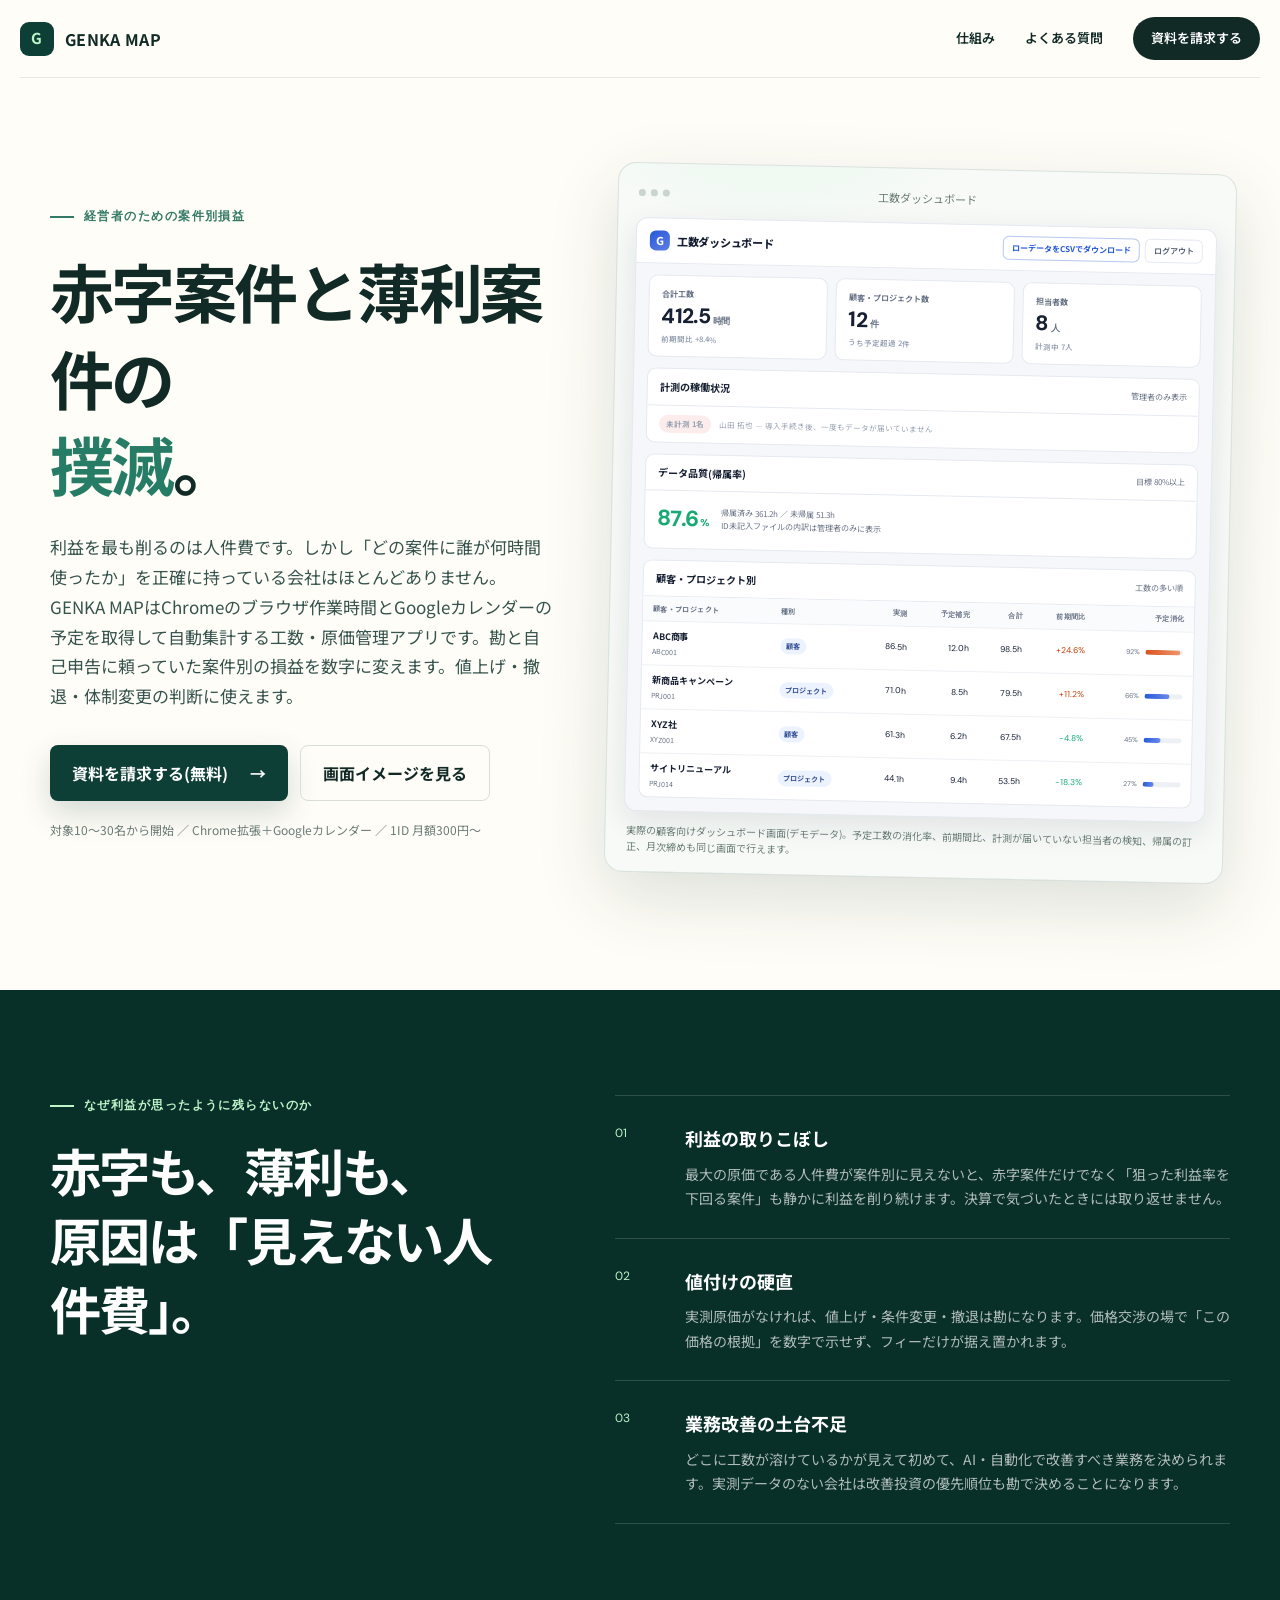
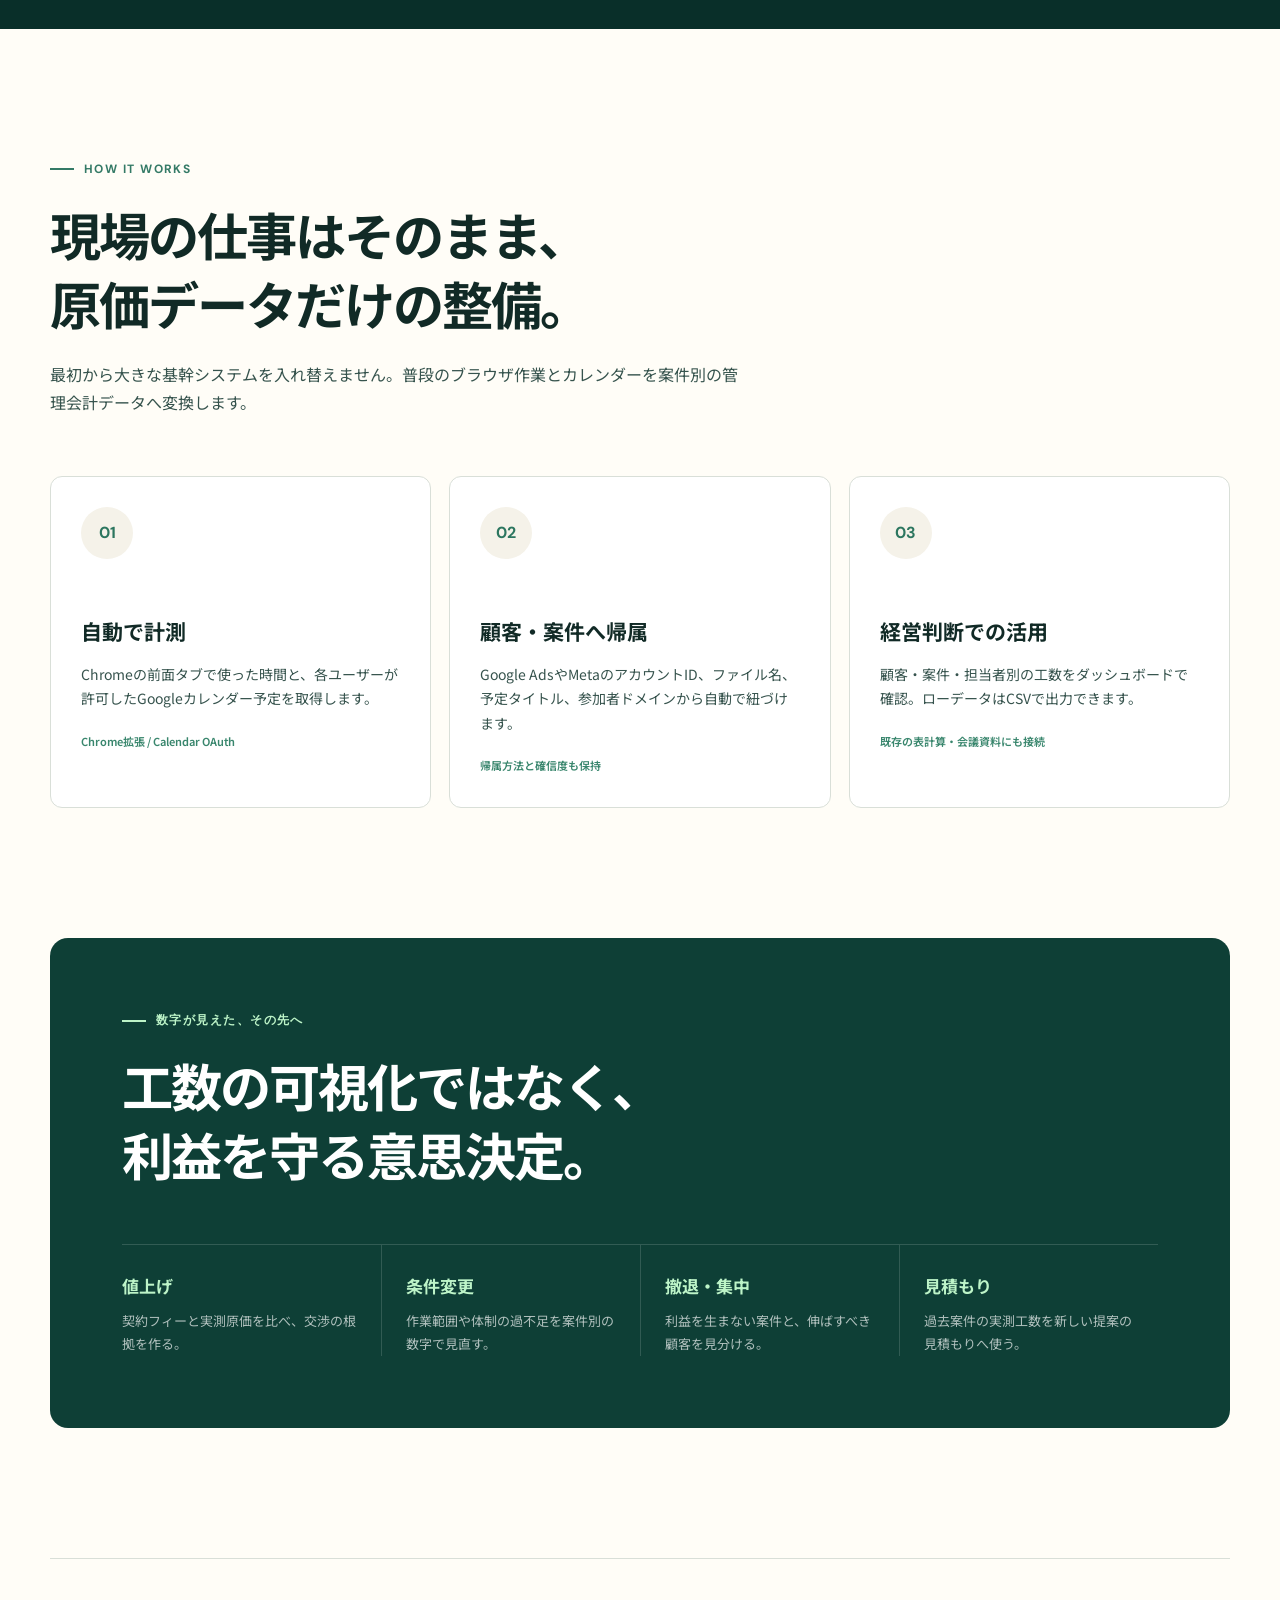
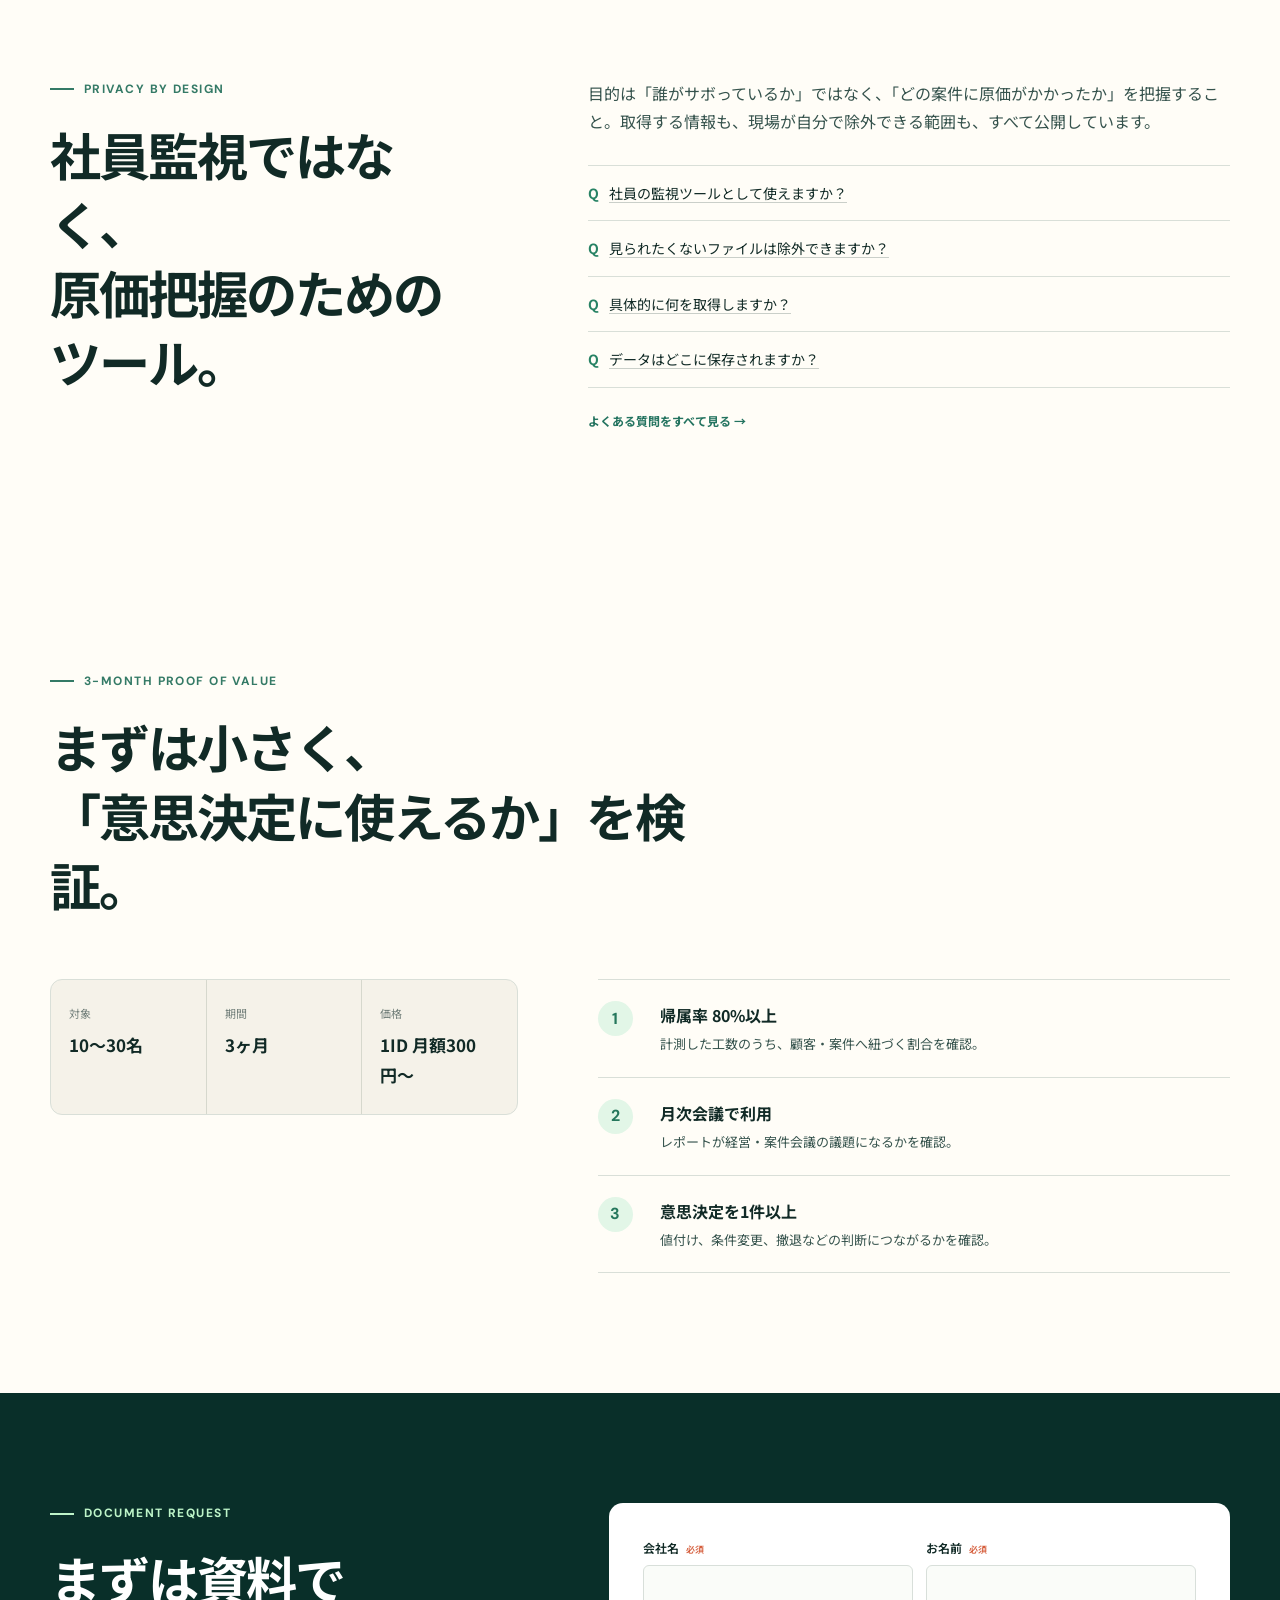
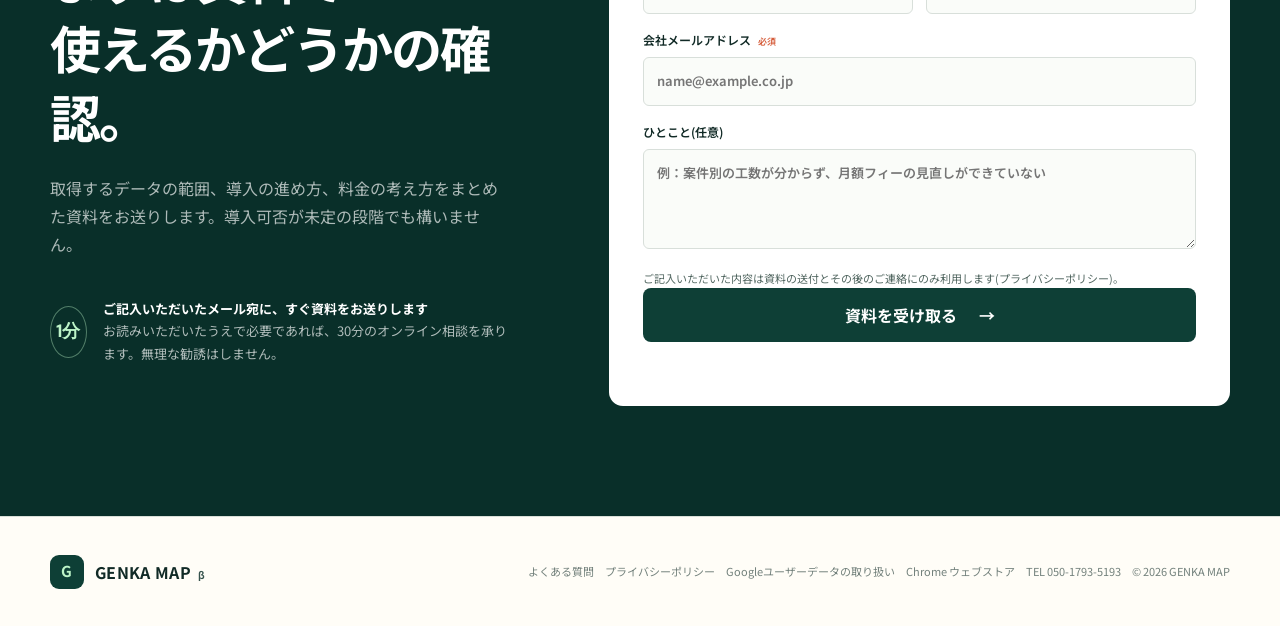
<file: index.html>
<!doctype html>
<html lang="ja">
<head>
  <meta charset="utf-8">
  <meta name="viewport" content="width=device-width, initial-scale=1">
  <script>
    if (location.hostname.endsWith(".chatgpt.site") || location.hostname === "www.genkamap.com") {
      location.replace(`https://genkamap.com${location.pathname}${location.search}${location.hash}`);
    }
  </script>
  <meta name="description" content="赤字案件と薄利案件を撲滅する。GENKA MAPはChromeのブラウザ作業とGoogleカレンダーから工数を自動集計し、案件別の原価と隠れ工数を可視化する工数・原価管理アプリです。">
  <link rel="canonical" href="https://genkamap.com/">
  <meta property="og:type" content="website">
  <meta property="og:locale" content="ja_JP">
  <meta property="og:site_name" content="GENKA MAP">
  <meta property="og:title" content="GENKA MAP｜案件別工数・原価管理クラウド">
  <meta property="og:description" content="誰も入力せず、案件別の原価が見える。ChromeとGoogleカレンダーから工数を自動集計。">
  <meta property="og:url" content="https://genkamap.com/">
  <meta property="og:image" content="https://genkamap.com/og.png">
  <meta name="twitter:card" content="summary_large_image">
  <meta name="twitter:title" content="GENKA MAP｜案件別工数・原価管理クラウド">
  <meta name="twitter:description" content="誰も入力せず、案件別の原価が見える。">
  <meta name="twitter:image" content="https://genkamap.com/og.png">
  <title>GENKA MAP｜案件別工数・原価管理クラウド</title>
  <link rel="preconnect" href="https://fonts.googleapis.com">
  <link rel="preconnect" href="https://fonts.gstatic.com" crossorigin>
  <link href="https://fonts.googleapis.com/css2?family=DM+Sans:wght@500;600;700&amp;family=Noto+Sans+JP:wght@400;500;600;700&amp;display=swap" rel="stylesheet">
  <link rel="stylesheet" href="./styles.css?v=cdc480e2">
  <script src="./analytics.js?v=4779f2a9" defer></script>
</head>
<body>
  <header class="site-header">
    <a class="brand" href="#top" aria-label="GENKA MAP トップへ">
      <span class="brand-mark" aria-hidden="true">G</span>
      <span>GENKA MAP</span>
    </a>
    <nav aria-label="メインナビゲーション">
      <a href="#how">仕組み</a>
      <a href="./faq.html">よくある質問</a>
      <a class="nav-cta" href="#contact" data-track="ヘッダーCTA">資料を請求する</a>
    </nav>
  </header>

  <main id="top">
    <section class="hero section-shell">
      <div class="hero-copy">
        <p class="eyebrow"><span></span>経営者のための案件別損益</p>
        <h1>赤字案件と薄利案件の<br><em>撲滅</em>。</h1>
        <p class="hero-lead">利益を最も削るのは人件費です。しかし「どの案件に誰が何時間使ったか」を正確に持っている会社はほとんどありません。GENKA MAPはChromeのブラウザ作業時間とGoogleカレンダーの予定を取得して自動集計する工数・原価管理アプリです。勘と自己申告に頼っていた案件別の損益を数字に変えます。値上げ・撤退・体制変更の判断に使えます。</p>
        <div class="hero-actions">
          <a class="button button-primary" href="#contact" data-track="ヒーローCTA">資料を請求する(無料) <span aria-hidden="true">→</span></a>
          <a class="button button-ghost" href="#demo" data-track="画面イメージ">画面イメージを見る</a>
        </div>
        <p class="microcopy">対象10〜30名から開始 ／ Chrome拡張＋Googleカレンダー ／ 1ID 月額300円〜</p>
      </div>

      <div class="hero-visual" id="demo" aria-label="実際の顧客向けダッシュボード画面(デモデータ)">
        <div class="visual-topbar">
          <div class="traffic-lights"><i></i><i></i><i></i></div>
          <span>工数ダッシュボード</span>
          <span></span>
        </div>
        <div class="app-frame">
          <div class="app-topbar">
            <span class="app-brand"><i>G</i>工数ダッシュボード</span>
            <span class="app-actions"><b>ローデータをCSVでダウンロード</b><em>ログアウト</em></span>
          </div>
          <div class="app-kpis">
            <div><span>合計工数</span><strong>412.5<small>時間</small></strong><em>前期間比 +8.4%</em></div>
            <div><span>顧客・プロジェクト数</span><strong>12<small>件</small></strong><em>うち予定超過 2件</em></div>
            <div><span>担当者数</span><strong>8<small>人</small></strong><em>計測中 7人</em></div>
          </div>
          <div class="app-panel">
            <div class="app-panel-head"><b>計測の稼働状況</b><span>管理者のみ表示</span></div>
            <div class="app-status">
              <span class="app-flag">未計測 1名</span>
              <span>山田 拓也 — 導入手続き後、一度もデータが届いていません</span>
            </div>
          </div>
          <div class="app-panel">
            <div class="app-panel-head"><b>データ品質(帰属率)</b><span>目標 80%以上</span></div>
            <div class="app-quality">
              <strong>87.6<small>%</small></strong>
              <span>帰属済み 361.2h ／ 未帰属 51.3h<br>ID未記入ファイルの内訳は管理者のみに表示</span>
            </div>
          </div>
          <div class="app-panel">
            <div class="app-panel-head"><b>顧客・プロジェクト別</b><span>工数の多い順</span></div>
            <table class="app-table">
              <thead><tr><th>顧客・プロジェクト</th><th>種別</th><th class="num">実測</th><th class="num">予定補完</th><th class="num">合計</th><th class="num">前期間比</th><th class="num">予定消化</th></tr></thead>
              <tbody>
                <tr><td><b>ABC商事</b><i>ABC001</i></td><td><span class="app-badge">顧客</span></td><td class="num">86.5h</td><td class="num">12.0h</td><td class="num">98.5h</td><td class="num up">+24.6%</td><td class="num"><span class="app-burn"><i>92%</i><span class="app-track warn"><span style="--w: 92%"></span></span></span></td></tr>
                <tr><td><b>新商品キャンペーン</b><i>PRJ001</i></td><td><span class="app-badge">プロジェクト</span></td><td class="num">71.0h</td><td class="num">8.5h</td><td class="num">79.5h</td><td class="num up">+11.2%</td><td class="num"><span class="app-burn"><i>66%</i><span class="app-track"><span style="--w: 66%"></span></span></span></td></tr>
                <tr><td><b>XYZ社</b><i>XYZ001</i></td><td><span class="app-badge">顧客</span></td><td class="num">61.3h</td><td class="num">6.2h</td><td class="num">67.5h</td><td class="num down">−4.8%</td><td class="num"><span class="app-burn"><i>45%</i><span class="app-track"><span style="--w: 45%"></span></span></span></td></tr>
                <tr><td><b>サイトリニューアル</b><i>PRJ014</i></td><td><span class="app-badge">プロジェクト</span></td><td class="num">44.1h</td><td class="num">9.4h</td><td class="num">53.5h</td><td class="num down">−18.3%</td><td class="num"><span class="app-burn"><i>27%</i><span class="app-track"><span style="--w: 27%"></span></span></span></td></tr>
              </tbody>
            </table>
          </div>
        </div>
        <p class="visual-caption">実際の顧客向けダッシュボード画面(デモデータ)。予定工数の消化率、前期間比、計測が届いていない担当者の検知、帰属の訂正、月次締めも同じ画面で行えます。</p>
      </div>
    </section>

    <section class="problem-band">
      <div class="section-shell problem-grid">
        <div>
          <p class="eyebrow light"><span></span>なぜ利益が思ったように残らないのか</p>
          <h2>赤字も、薄利も、<br>原因は「見えない人件費」。</h2>
        </div>
        <div class="problem-list">
          <article><span>01</span><div><h3>利益の取りこぼし</h3><p>最大の原価である人件費が案件別に見えないと、赤字案件だけでなく「狙った利益率を下回る案件」も静かに利益を削り続けます。決算で気づいたときには取り返せません。</p></div></article>
          <article><span>02</span><div><h3>値付けの硬直</h3><p>実測原価がなければ、値上げ・条件変更・撤退は勘になります。価格交渉の場で「この価格の根拠」を数字で示せず、フィーだけが据え置かれます。</p></div></article>
          <article><span>03</span><div><h3>業務改善の土台不足</h3><p>どこに工数が溶けているかが見えて初めて、AI・自動化で改善すべき業務を決められます。実測データのない会社は改善投資の優先順位も勘で決めることになります。</p></div></article>
        </div>
      </div>
    </section>

    <section class="how section-shell" id="how">
      <div class="section-heading">
        <p class="eyebrow"><span></span>How it works</p>
        <h2>現場の仕事はそのまま、<br>原価データだけの整備。</h2>
        <p>最初から大きな基幹システムを入れ替えません。普段のブラウザ作業とカレンダーを案件別の管理会計データへ変換します。</p>
      </div>
      <div class="steps">
        <article><div class="step-icon">01</div><h3>自動で計測</h3><p>Chromeの前面タブで使った時間と、各ユーザーが許可したGoogleカレンダー予定を取得します。</p><small>Chrome拡張 / Calendar OAuth</small></article>
        <article><div class="step-icon">02</div><h3>顧客・案件へ帰属</h3><p>Google AdsやMetaのアカウントID、ファイル名、予定タイトル、参加者ドメインから自動で紐づけます。</p><small>帰属方法と確信度も保持</small></article>
        <article><div class="step-icon">03</div><h3>経営判断での活用</h3><p>顧客・案件・担当者別の工数をダッシュボードで確認。ローデータはCSVで出力できます。</p><small>既存の表計算・会議資料にも接続</small></article>
      </div>
    </section>

    <section class="decision section-shell">
      <div class="decision-card">
        <p class="eyebrow light"><span></span>数字が見えた、その先へ</p>
        <h2>工数の可視化ではなく、<br>利益を守る意思決定。</h2>
        <div class="decision-points">
          <div><b>値上げ</b><p>契約フィーと実測原価を比べ、交渉の根拠を作る。</p></div>
          <div><b>条件変更</b><p>作業範囲や体制の過不足を案件別の数字で見直す。</p></div>
          <div><b>撤退・集中</b><p>利益を生まない案件と、伸ばすべき顧客を見分ける。</p></div>
          <div><b>見積もり</b><p>過去案件の実測工数を新しい提案の見積もりへ使う。</p></div>
        </div>
      </div>
    </section>

    <section class="security section-shell" id="security">
      <div class="section-heading compact">
        <p class="eyebrow"><span></span>Privacy by design</p>
        <h2>社員監視ではなく、<br>原価把握のためのツール。</h2>
      </div>
      <div class="security-content">
        <p>目的は「誰がサボっているか」ではなく、「どの案件に原価がかかったか」を把握すること。取得する情報も、現場が自分で除外できる範囲も、すべて公開しています。</p>
        <ul>
          <li><span>Q</span><a href="./faq.html#watch">社員の監視ツールとして使えますか？</a></li>
          <li><span>Q</span><a href="./faq.html#exclude">見られたくないファイルは除外できますか？</a></li>
          <li><span>Q</span><a href="./faq.html#collect">具体的に何を取得しますか？</a></li>
          <li><span>Q</span><a href="./faq.html#storage">データはどこに保存されますか？</a></li>
        </ul>
        <p class="microcopy"><a href="./faq.html">よくある質問をすべて見る →</a></p>
      </div>
    </section>

    <section class="poc section-shell">
      <div class="section-heading">
        <p class="eyebrow"><span></span>3-month proof of value</p>
        <h2>まずは小さく、<br>「意思決定に使えるか」を検証。</h2>
      </div>
      <div class="poc-grid">
        <div class="poc-summary">
          <div><span>対象</span><strong>10〜30名</strong></div>
          <div><span>期間</span><strong>3ヶ月</strong></div>
          <div><span>価格</span><strong>1ID 月額300円〜</strong></div>
        </div>
        <ol>
          <li><span>1</span><div><b>帰属率 80%以上</b><p>計測した工数のうち、顧客・案件へ紐づく割合を確認。</p></div></li>
          <li><span>2</span><div><b>月次会議で利用</b><p>レポートが経営・案件会議の議題になるかを確認。</p></div></li>
          <li><span>3</span><div><b>意思決定を1件以上</b><p>値付け、条件変更、撤退などの判断につながるかを確認。</p></div></li>
        </ol>
      </div>
    </section>

    <section class="contact" id="contact">
      <div class="section-shell contact-grid">
        <div>
          <p class="eyebrow light"><span></span>Document request</p>
          <h2>まずは資料で<br>使えるかどうかの確認。</h2>
          <p>取得するデータの範囲、導入の進め方、料金の考え方をまとめた資料をお送りします。導入可否が未定の段階でも構いません。</p>
          <div class="contact-note"><span>1分</span><p><b>ご記入いただいたメール宛に、すぐ資料をお送りします</b><br>お読みいただいたうえで必要であれば、30分のオンライン相談を承ります。無理な勧誘はしません。</p></div>
        </div>
        <form id="lead-form" novalidate>
          <div class="form-row">
            <label>会社名 <span>必須</span><input name="company" autocomplete="organization" required maxlength="100"></label>
            <label>お名前 <span>必須</span><input name="name" autocomplete="name" required maxlength="80"></label>
          </div>
          <label>会社メールアドレス <span>必須</span><input type="email" name="email" autocomplete="email" required maxlength="120" placeholder="name@example.co.jp"></label>
          <label>ひとこと(任意)<textarea name="challenge" maxlength="1000" placeholder="例：案件別の工数が分からず、月額フィーの見直しができていない"></textarea></label>
          <label class="honeypot" aria-hidden="true">Webサイト<input name="website" tabindex="-1" autocomplete="off"></label>
          <p class="form-note">ご記入いただいた内容は資料の送付とその後のご連絡にのみ利用します(<a href="./privacy.html">プライバシーポリシー</a>)。</p>
          <button class="button button-light" type="submit">資料を受け取る <span aria-hidden="true">→</span></button>
          <p class="form-status" id="form-status" role="status" aria-live="polite"></p>
        </form>
      </div>
    </section>
  </main>

  <footer>
    <a class="brand" href="#top"><span class="brand-mark" aria-hidden="true">G</span><span>GENKA MAP <small>β</small></span></a>
    <p><a href="./faq.html">よくある質問</a>　<a href="./privacy.html">プライバシーポリシー</a>　<a href="./privacy.html#google-data">Googleユーザーデータの取り扱い</a>　<a href="https://chromewebstore.google.com/detail/genka-map/cpkedonbpkdpkkopalegfcmphghfmioj" data-track="Chromeウェブストア">Chrome ウェブストア</a>　<a href="tel:05017935193">TEL 050-1793-5193</a>　© 2026 GENKA MAP</p>
  </footer>
  <script src="./script.js?v=cf9437de"></script>
</body>
</html>
</file>
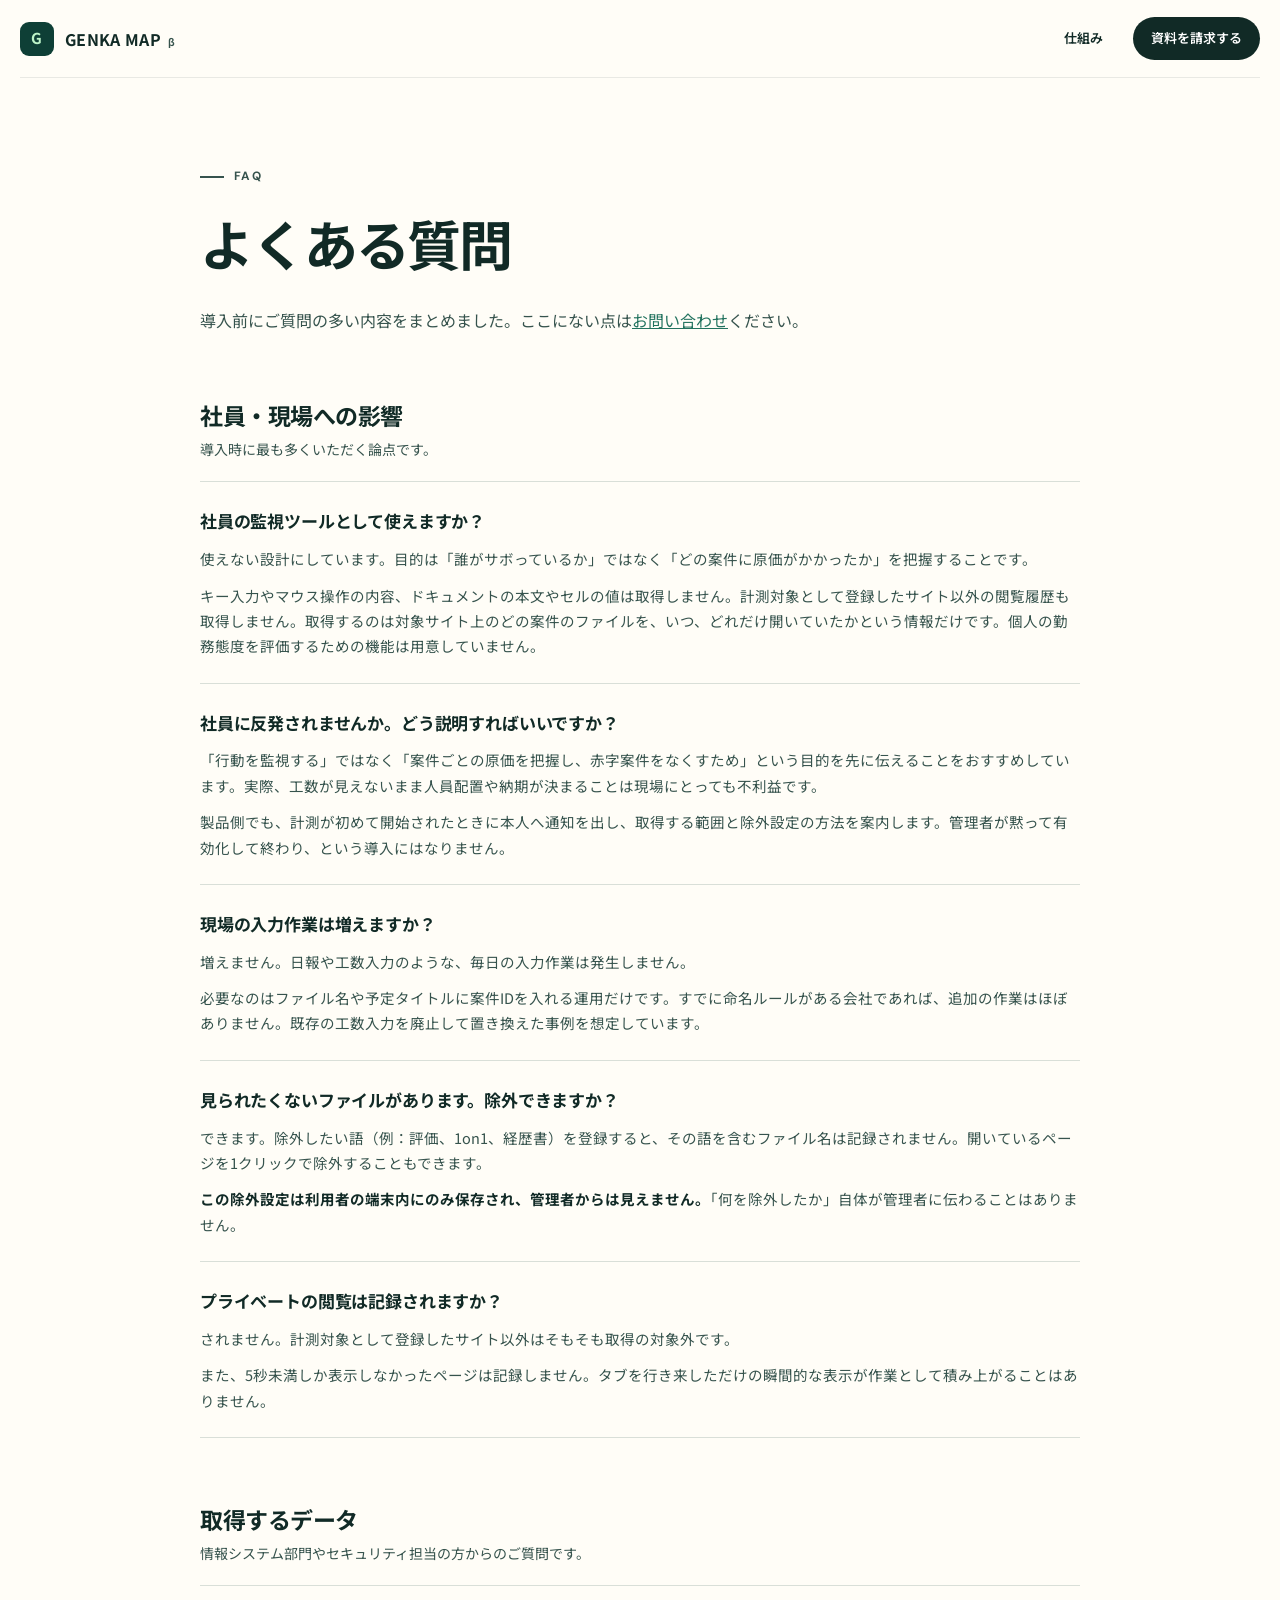
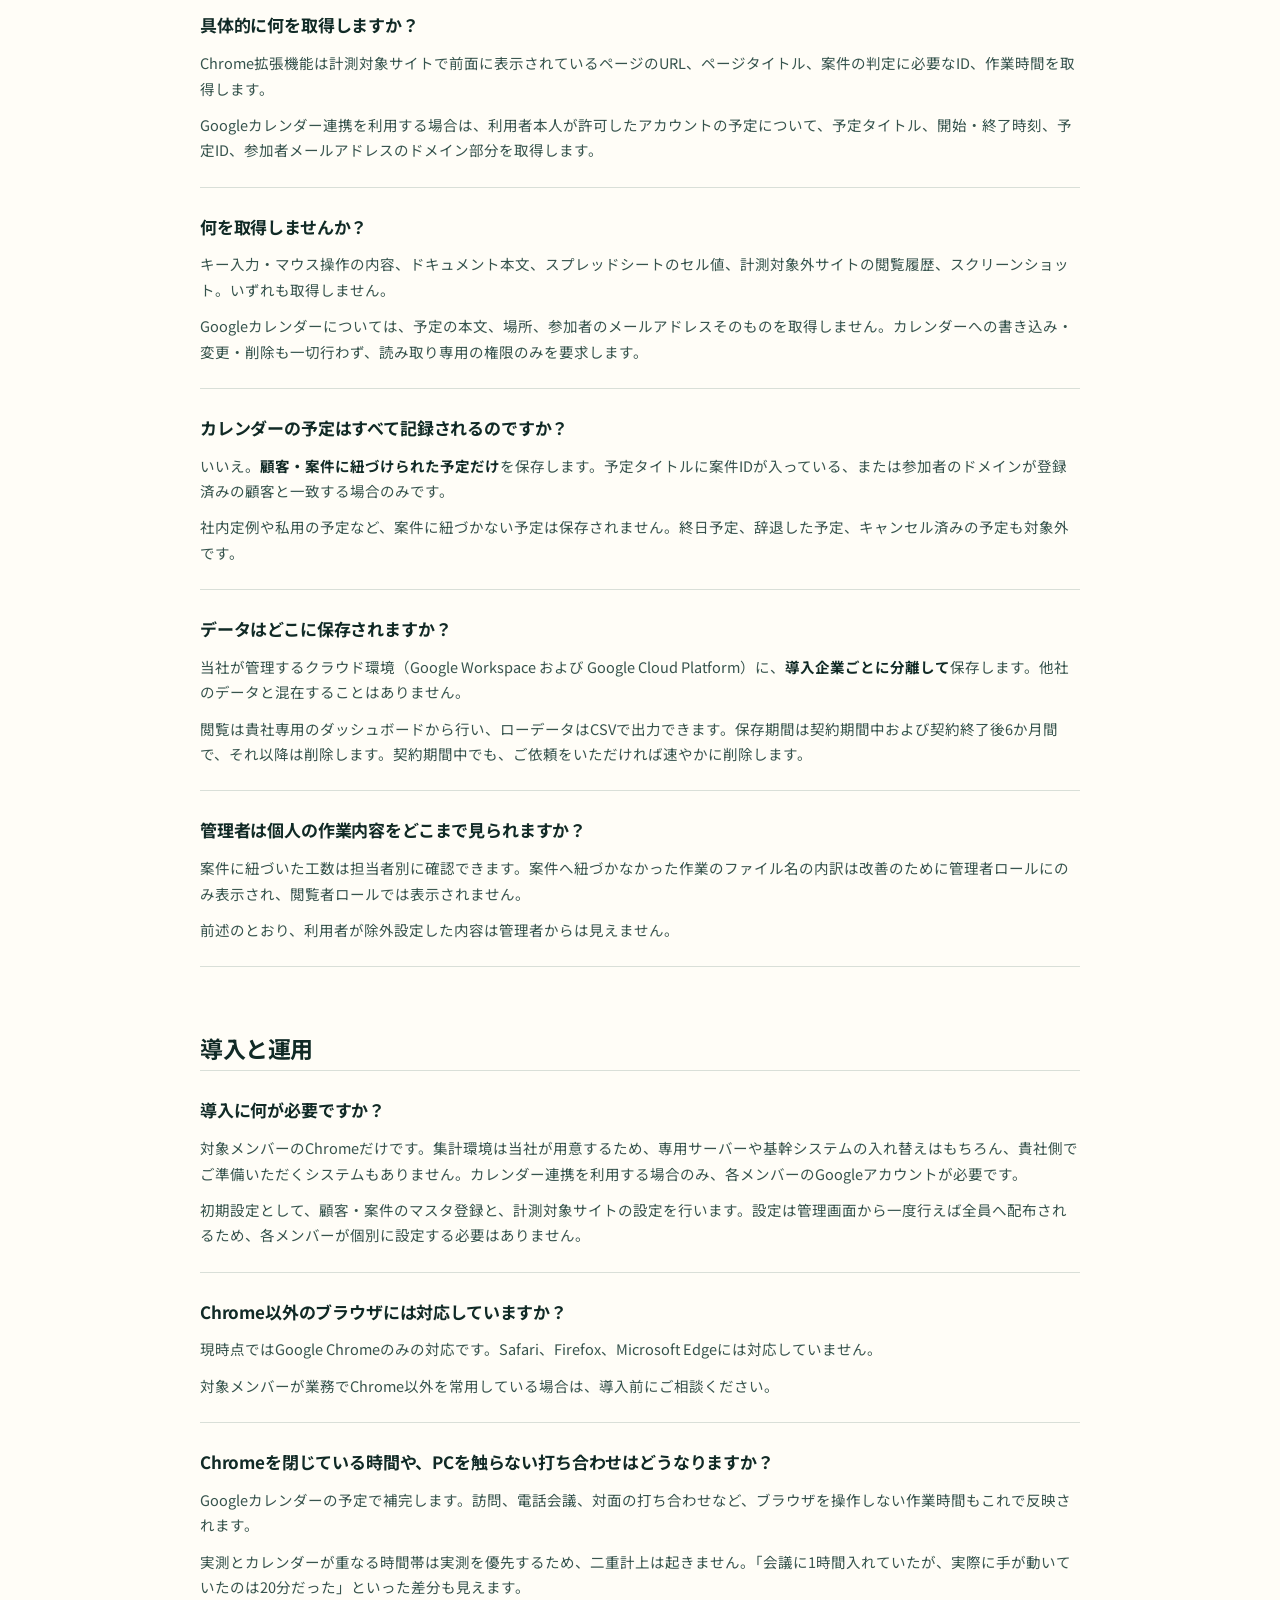
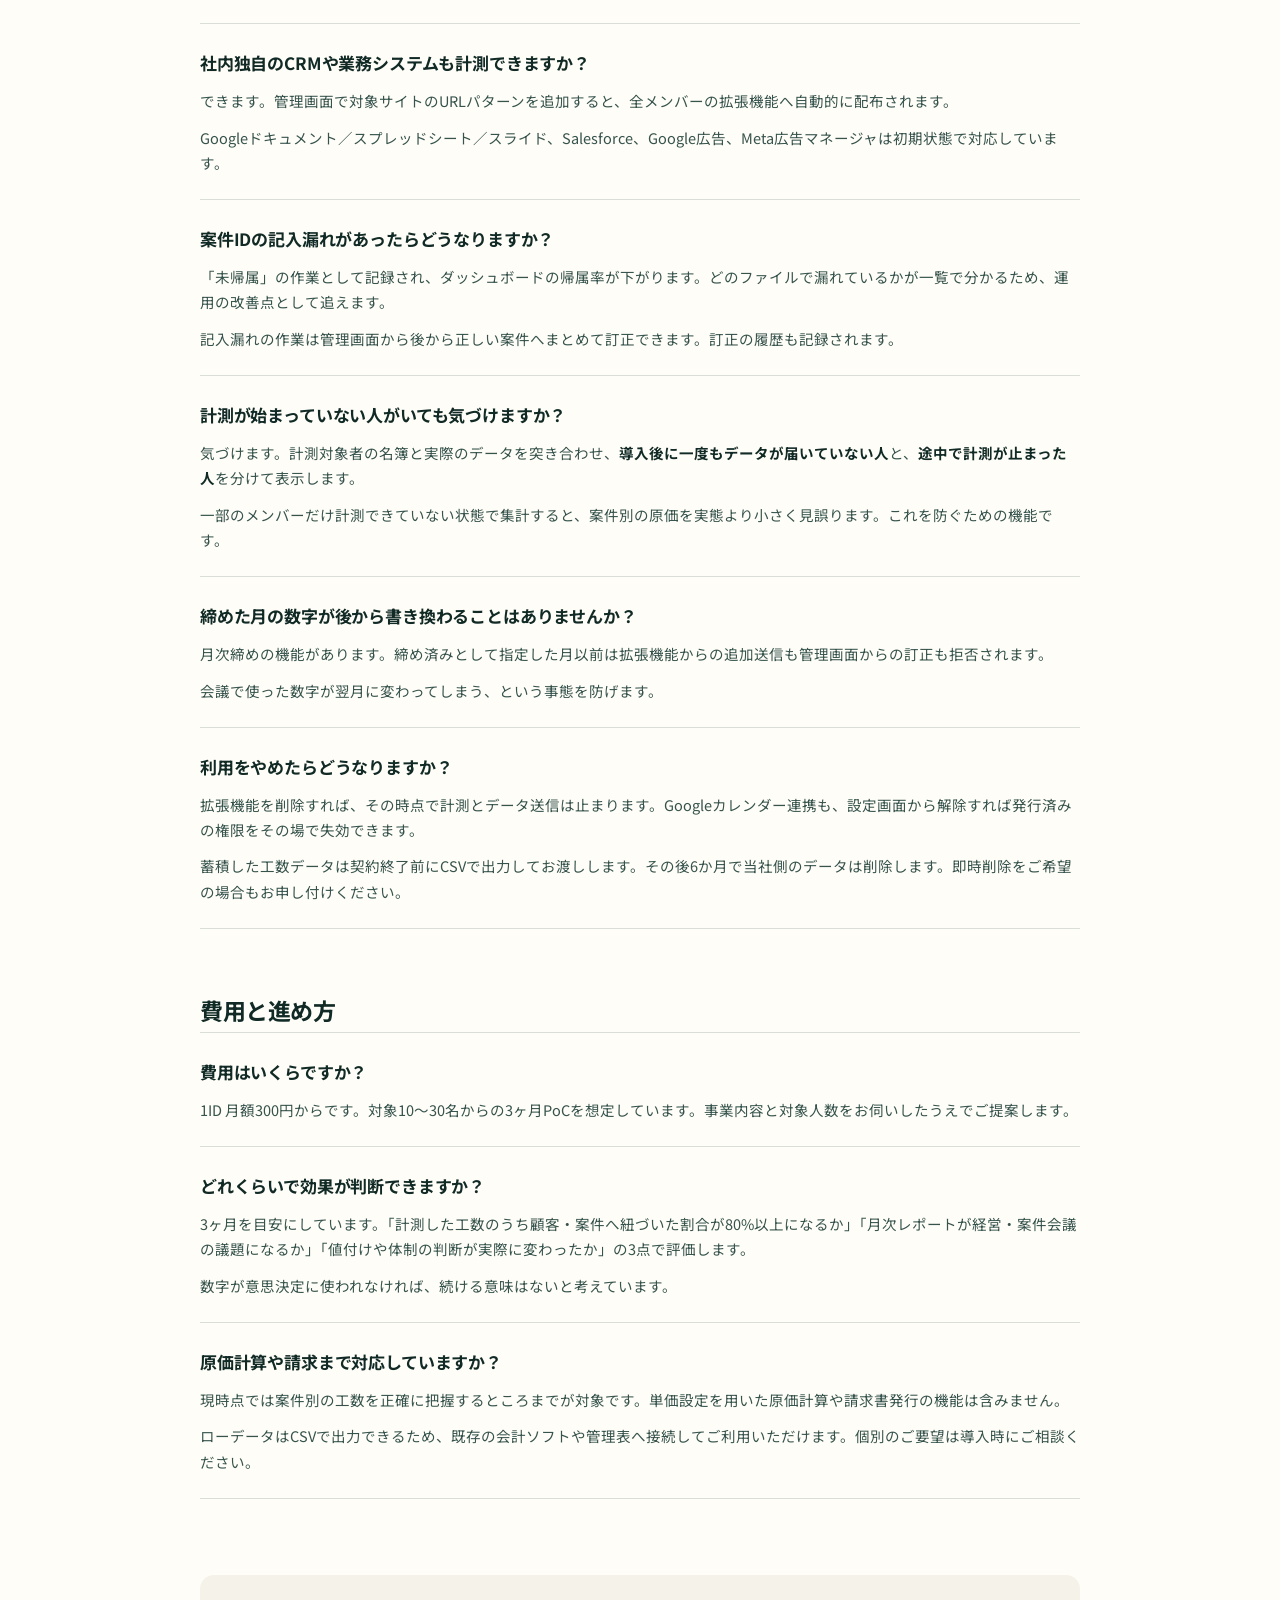
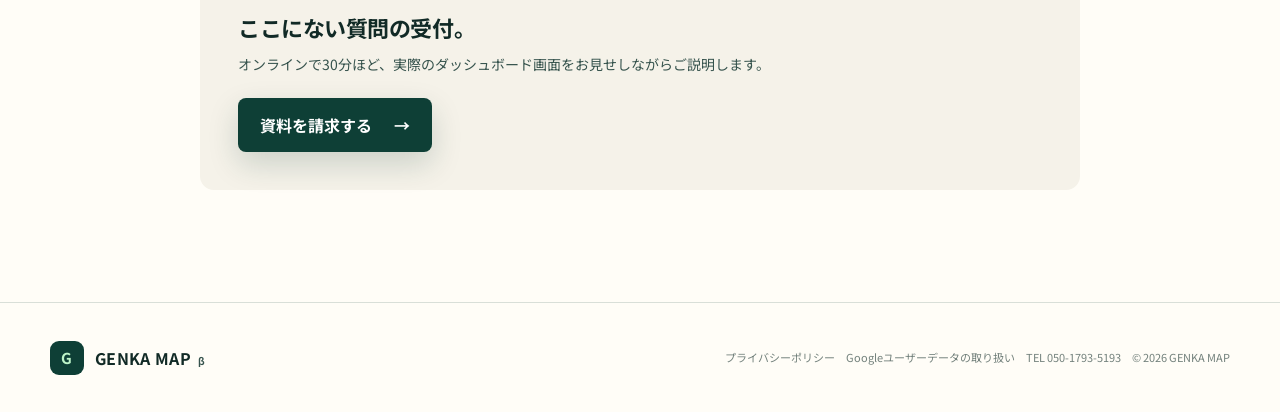
<file: faq.html>
<!doctype html>
<html lang="ja">
<head>
  <meta charset="utf-8">
  <meta name="viewport" content="width=device-width, initial-scale=1">
  <meta name="description" content="GENKA MAPのよくある質問。社員の監視にならないか、何を取得して何を取得しないか、導入準備、費用まで、導入前に聞かれる内容をまとめました。">
  <meta name="robots" content="index,follow">
  <title>よくある質問｜GENKA MAP</title>
  <link rel="preconnect" href="https://fonts.googleapis.com">
  <link rel="preconnect" href="https://fonts.gstatic.com" crossorigin>
  <link href="https://fonts.googleapis.com/css2?family=DM+Sans:wght@500;600;700&amp;family=Noto+Sans+JP:wght@400;500;600;700&amp;display=swap" rel="stylesheet">
  <link rel="stylesheet" href="./styles.css?v=cdc480e2">
  <script src="./analytics.js?v=4779f2a9" defer></script>
</head>
<body>
  <header class="site-header">
    <a class="brand" href="./index.html" aria-label="GENKA MAP トップへ"><span class="brand-mark" aria-hidden="true">G</span><span>GENKA MAP <small>β</small></span></a>
    <nav aria-label="メインナビゲーション">
      <a href="./index.html#how">仕組み</a>
      <a class="nav-cta" href="./index.html#contact">資料を請求する</a>
    </nav>
  </header>

  <main class="faq section-shell">
    <p class="eyebrow"><span></span>FAQ</p>
    <h1>よくある質問</h1>
    <p>導入前にご質問の多い内容をまとめました。ここにない点は<a href="./index.html#contact">お問い合わせ</a>ください。</p>

    <section class="faq-group">
      <h2>社員・現場への影響</h2>
      <p>導入時に最も多くいただく論点です。</p>

      <div class="faq-item" id="watch">
        <h3>社員の監視ツールとして使えますか？</h3>
        <p>使えない設計にしています。目的は「誰がサボっているか」ではなく「どの案件に原価がかかったか」を把握することです。</p>
        <p>キー入力やマウス操作の内容、ドキュメントの本文やセルの値は取得しません。計測対象として登録したサイト以外の閲覧履歴も取得しません。取得するのは対象サイト上のどの案件のファイルを、いつ、どれだけ開いていたかという情報だけです。個人の勤務態度を評価するための機能は用意していません。</p>
      </div>

      <div class="faq-item">
        <h3>社員に反発されませんか。どう説明すればいいですか？</h3>
        <p>「行動を監視する」ではなく「案件ごとの原価を把握し、赤字案件をなくすため」という目的を先に伝えることをおすすめしています。実際、工数が見えないまま人員配置や納期が決まることは現場にとっても不利益です。</p>
        <p>製品側でも、計測が初めて開始されたときに本人へ通知を出し、取得する範囲と除外設定の方法を案内します。管理者が黙って有効化して終わり、という導入にはなりません。</p>
      </div>

      <div class="faq-item">
        <h3>現場の入力作業は増えますか？</h3>
        <p>増えません。日報や工数入力のような、毎日の入力作業は発生しません。</p>
        <p>必要なのはファイル名や予定タイトルに案件IDを入れる運用だけです。すでに命名ルールがある会社であれば、追加の作業はほぼありません。既存の工数入力を廃止して置き換えた事例を想定しています。</p>
      </div>

      <div class="faq-item" id="exclude">
        <h3>見られたくないファイルがあります。除外できますか？</h3>
        <p>できます。除外したい語（例：評価、1on1、経歴書）を登録すると、その語を含むファイル名は記録されません。開いているページを1クリックで除外することもできます。</p>
        <p><b>この除外設定は利用者の端末内にのみ保存され、管理者からは見えません。</b>「何を除外したか」自体が管理者に伝わることはありません。</p>
      </div>

      <div class="faq-item">
        <h3>プライベートの閲覧は記録されますか？</h3>
        <p>されません。計測対象として登録したサイト以外はそもそも取得の対象外です。</p>
        <p>また、5秒未満しか表示しなかったページは記録しません。タブを行き来しただけの瞬間的な表示が作業として積み上がることはありません。</p>
      </div>
    </section>

    <section class="faq-group">
      <h2>取得するデータ</h2>
      <p>情報システム部門やセキュリティ担当の方からのご質問です。</p>

      <div class="faq-item" id="collect">
        <h3>具体的に何を取得しますか？</h3>
        <p>Chrome拡張機能は計測対象サイトで前面に表示されているページのURL、ページタイトル、案件の判定に必要なID、作業時間を取得します。</p>
        <p>Googleカレンダー連携を利用する場合は、利用者本人が許可したアカウントの予定について、予定タイトル、開始・終了時刻、予定ID、参加者メールアドレスのドメイン部分を取得します。</p>
      </div>

      <div class="faq-item">
        <h3>何を取得しませんか？</h3>
        <p>キー入力・マウス操作の内容、ドキュメント本文、スプレッドシートのセル値、計測対象外サイトの閲覧履歴、スクリーンショット。いずれも取得しません。</p>
        <p>Googleカレンダーについては、予定の本文、場所、参加者のメールアドレスそのものを取得しません。カレンダーへの書き込み・変更・削除も一切行わず、読み取り専用の権限のみを要求します。</p>
      </div>

      <div class="faq-item">
        <h3>カレンダーの予定はすべて記録されるのですか？</h3>
        <p>いいえ。<b>顧客・案件に紐づけられた予定だけ</b>を保存します。予定タイトルに案件IDが入っている、または参加者のドメインが登録済みの顧客と一致する場合のみです。</p>
        <p>社内定例や私用の予定など、案件に紐づかない予定は保存されません。終日予定、辞退した予定、キャンセル済みの予定も対象外です。</p>
      </div>

      <div class="faq-item" id="storage">
        <h3>データはどこに保存されますか？</h3>
        <p>当社が管理するクラウド環境（Google Workspace および Google Cloud Platform）に、<b>導入企業ごとに分離して</b>保存します。他社のデータと混在することはありません。</p>
        <p>閲覧は貴社専用のダッシュボードから行い、ローデータはCSVで出力できます。保存期間は契約期間中および契約終了後6か月間で、それ以降は削除します。契約期間中でも、ご依頼をいただければ速やかに削除します。</p>
      </div>

      <div class="faq-item">
        <h3>管理者は個人の作業内容をどこまで見られますか？</h3>
        <p>案件に紐づいた工数は担当者別に確認できます。案件へ紐づかなかった作業のファイル名の内訳は改善のために管理者ロールにのみ表示され、閲覧者ロールでは表示されません。</p>
        <p>前述のとおり、利用者が除外設定した内容は管理者からは見えません。</p>
      </div>
    </section>

    <section class="faq-group">
      <h2>導入と運用</h2>

      <div class="faq-item">
        <h3>導入に何が必要ですか？</h3>
        <p>対象メンバーのChromeだけです。集計環境は当社が用意するため、専用サーバーや基幹システムの入れ替えはもちろん、貴社側でご準備いただくシステムもありません。カレンダー連携を利用する場合のみ、各メンバーのGoogleアカウントが必要です。</p>
        <p>初期設定として、顧客・案件のマスタ登録と、計測対象サイトの設定を行います。設定は管理画面から一度行えば全員へ配布されるため、各メンバーが個別に設定する必要はありません。</p>
      </div>

      <div class="faq-item">
        <h3>Chrome以外のブラウザには対応していますか？</h3>
        <p>現時点ではGoogle Chromeのみの対応です。Safari、Firefox、Microsoft Edgeには対応していません。</p>
        <p>対象メンバーが業務でChrome以外を常用している場合は、導入前にご相談ください。</p>
      </div>

      <div class="faq-item">
        <h3>Chromeを閉じている時間や、PCを触らない打ち合わせはどうなりますか？</h3>
        <p>Googleカレンダーの予定で補完します。訪問、電話会議、対面の打ち合わせなど、ブラウザを操作しない作業時間もこれで反映されます。</p>
        <p>実測とカレンダーが重なる時間帯は実測を優先するため、二重計上は起きません。「会議に1時間入れていたが、実際に手が動いていたのは20分だった」といった差分も見えます。</p>
      </div>

      <div class="faq-item">
        <h3>社内独自のCRMや業務システムも計測できますか？</h3>
        <p>できます。管理画面で対象サイトのURLパターンを追加すると、全メンバーの拡張機能へ自動的に配布されます。</p>
        <p>Googleドキュメント／スプレッドシート／スライド、Salesforce、Google広告、Meta広告マネージャは初期状態で対応しています。</p>
      </div>

      <div class="faq-item">
        <h3>案件IDの記入漏れがあったらどうなりますか？</h3>
        <p>「未帰属」の作業として記録され、ダッシュボードの帰属率が下がります。どのファイルで漏れているかが一覧で分かるため、運用の改善点として追えます。</p>
        <p>記入漏れの作業は管理画面から後から正しい案件へまとめて訂正できます。訂正の履歴も記録されます。</p>
      </div>

      <div class="faq-item">
        <h3>計測が始まっていない人がいても気づけますか？</h3>
        <p>気づけます。計測対象者の名簿と実際のデータを突き合わせ、<b>導入後に一度もデータが届いていない人</b>と、<b>途中で計測が止まった人</b>を分けて表示します。</p>
        <p>一部のメンバーだけ計測できていない状態で集計すると、案件別の原価を実態より小さく見誤ります。これを防ぐための機能です。</p>
      </div>

      <div class="faq-item">
        <h3>締めた月の数字が後から書き換わることはありませんか？</h3>
        <p>月次締めの機能があります。締め済みとして指定した月以前は拡張機能からの追加送信も管理画面からの訂正も拒否されます。</p>
        <p>会議で使った数字が翌月に変わってしまう、という事態を防げます。</p>
      </div>

      <div class="faq-item">
        <h3>利用をやめたらどうなりますか？</h3>
        <p>拡張機能を削除すれば、その時点で計測とデータ送信は止まります。Googleカレンダー連携も、設定画面から解除すれば発行済みの権限をその場で失効できます。</p>
        <p>蓄積した工数データは契約終了前にCSVで出力してお渡しします。その後6か月で当社側のデータは削除します。即時削除をご希望の場合もお申し付けください。</p>
      </div>
    </section>

    <section class="faq-group">
      <h2>費用と進め方</h2>

      <div class="faq-item">
        <h3>費用はいくらですか？</h3>
        <p>1ID 月額300円からです。対象10〜30名からの3ヶ月PoCを想定しています。事業内容と対象人数をお伺いしたうえでご提案します。</p>
      </div>

      <div class="faq-item">
        <h3>どれくらいで効果が判断できますか？</h3>
        <p>3ヶ月を目安にしています。「計測した工数のうち顧客・案件へ紐づいた割合が80%以上になるか」「月次レポートが経営・案件会議の議題になるか」「値付けや体制の判断が実際に変わったか」の3点で評価します。</p>
        <p>数字が意思決定に使われなければ、続ける意味はないと考えています。</p>
      </div>

      <div class="faq-item">
        <h3>原価計算や請求まで対応していますか？</h3>
        <p>現時点では案件別の工数を正確に把握するところまでが対象です。単価設定を用いた原価計算や請求書発行の機能は含みません。</p>
        <p>ローデータはCSVで出力できるため、既存の会計ソフトや管理表へ接続してご利用いただけます。個別のご要望は導入時にご相談ください。</p>
      </div>
    </section>

    <div class="faq-cta">
      <h2>ここにない質問の受付。</h2>
      <p>オンラインで30分ほど、実際のダッシュボード画面をお見せしながらご説明します。</p>
      <a class="button button-primary" href="./index.html#contact">資料を請求する <span aria-hidden="true">→</span></a>
    </div>
  </main>

  <footer>
    <a class="brand" href="./index.html"><span class="brand-mark" aria-hidden="true">G</span><span>GENKA MAP <small>β</small></span></a>
    <p><a href="./privacy.html">プライバシーポリシー</a>　<a href="./privacy.html#google-data">Googleユーザーデータの取り扱い</a>　<a href="tel:05017935193">TEL 050-1793-5193</a>　© 2026 GENKA MAP</p>
  </footer>
</body>
</html>
</file>
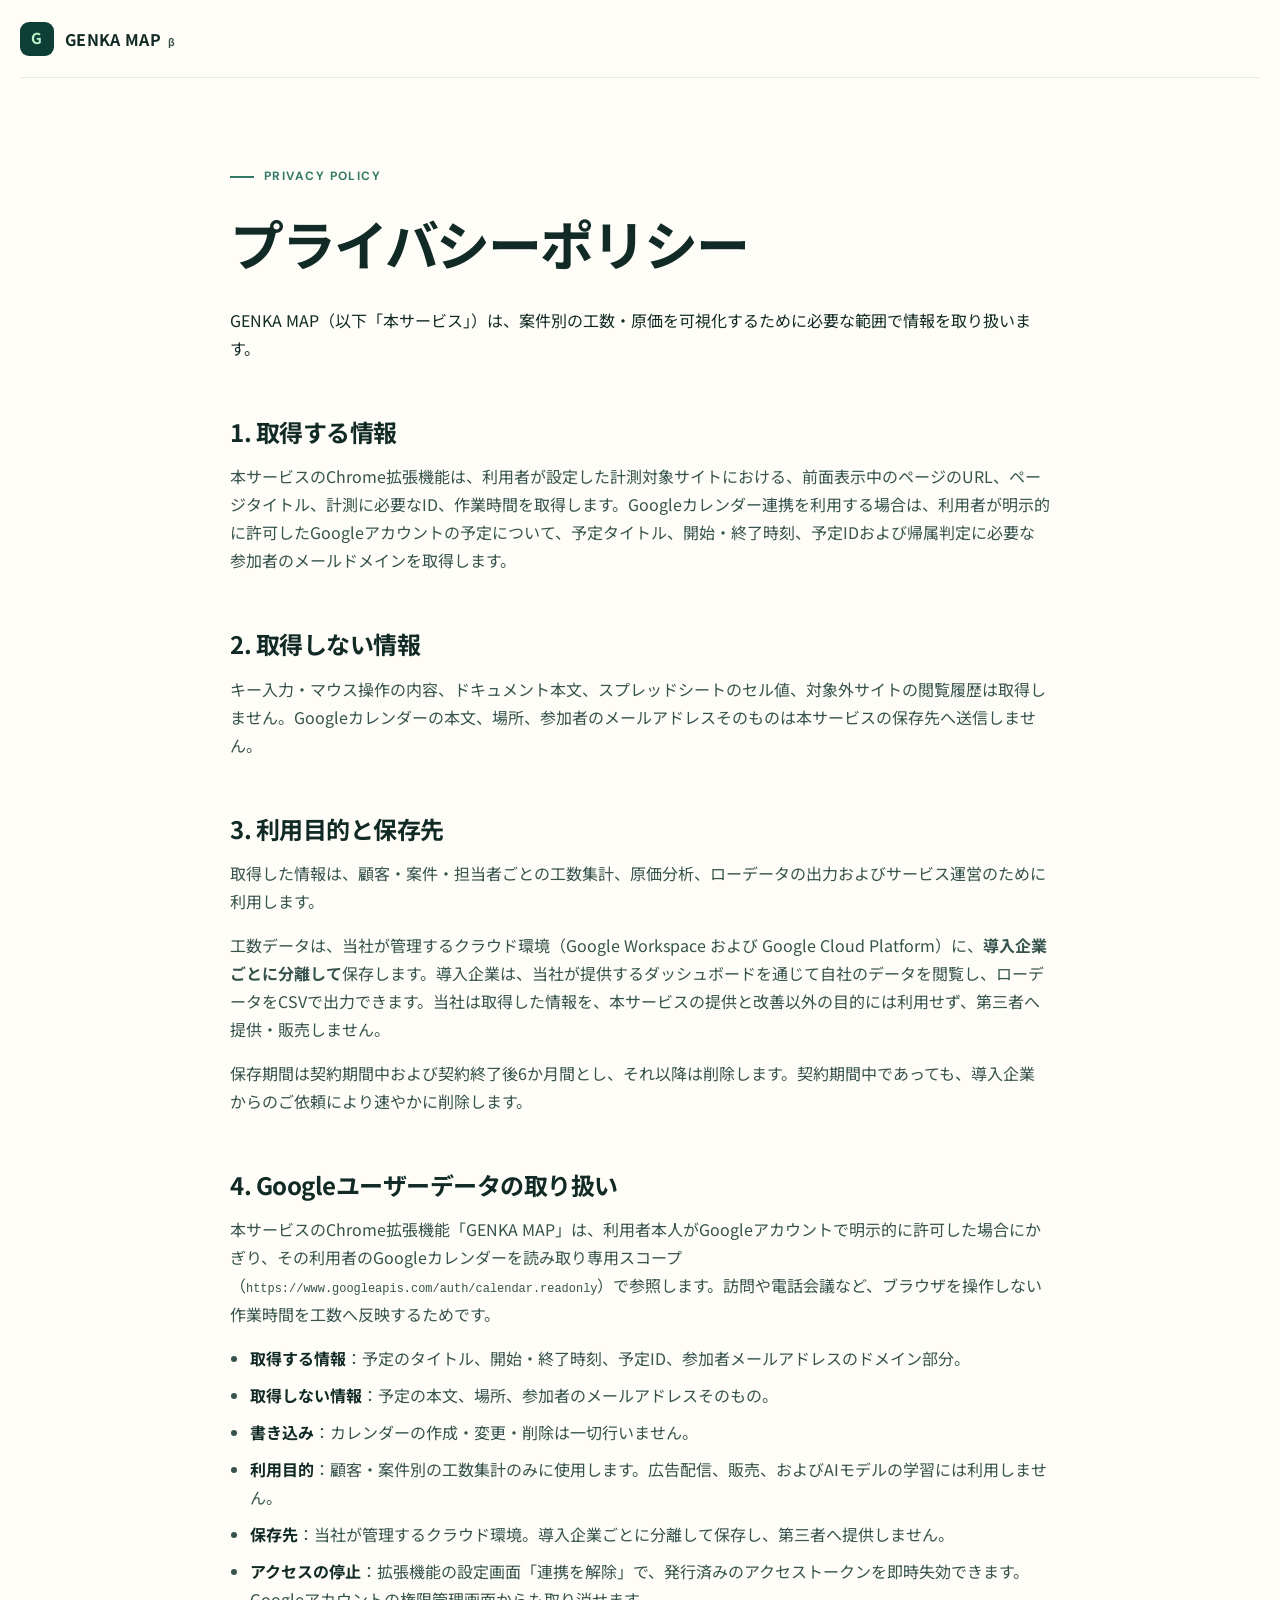
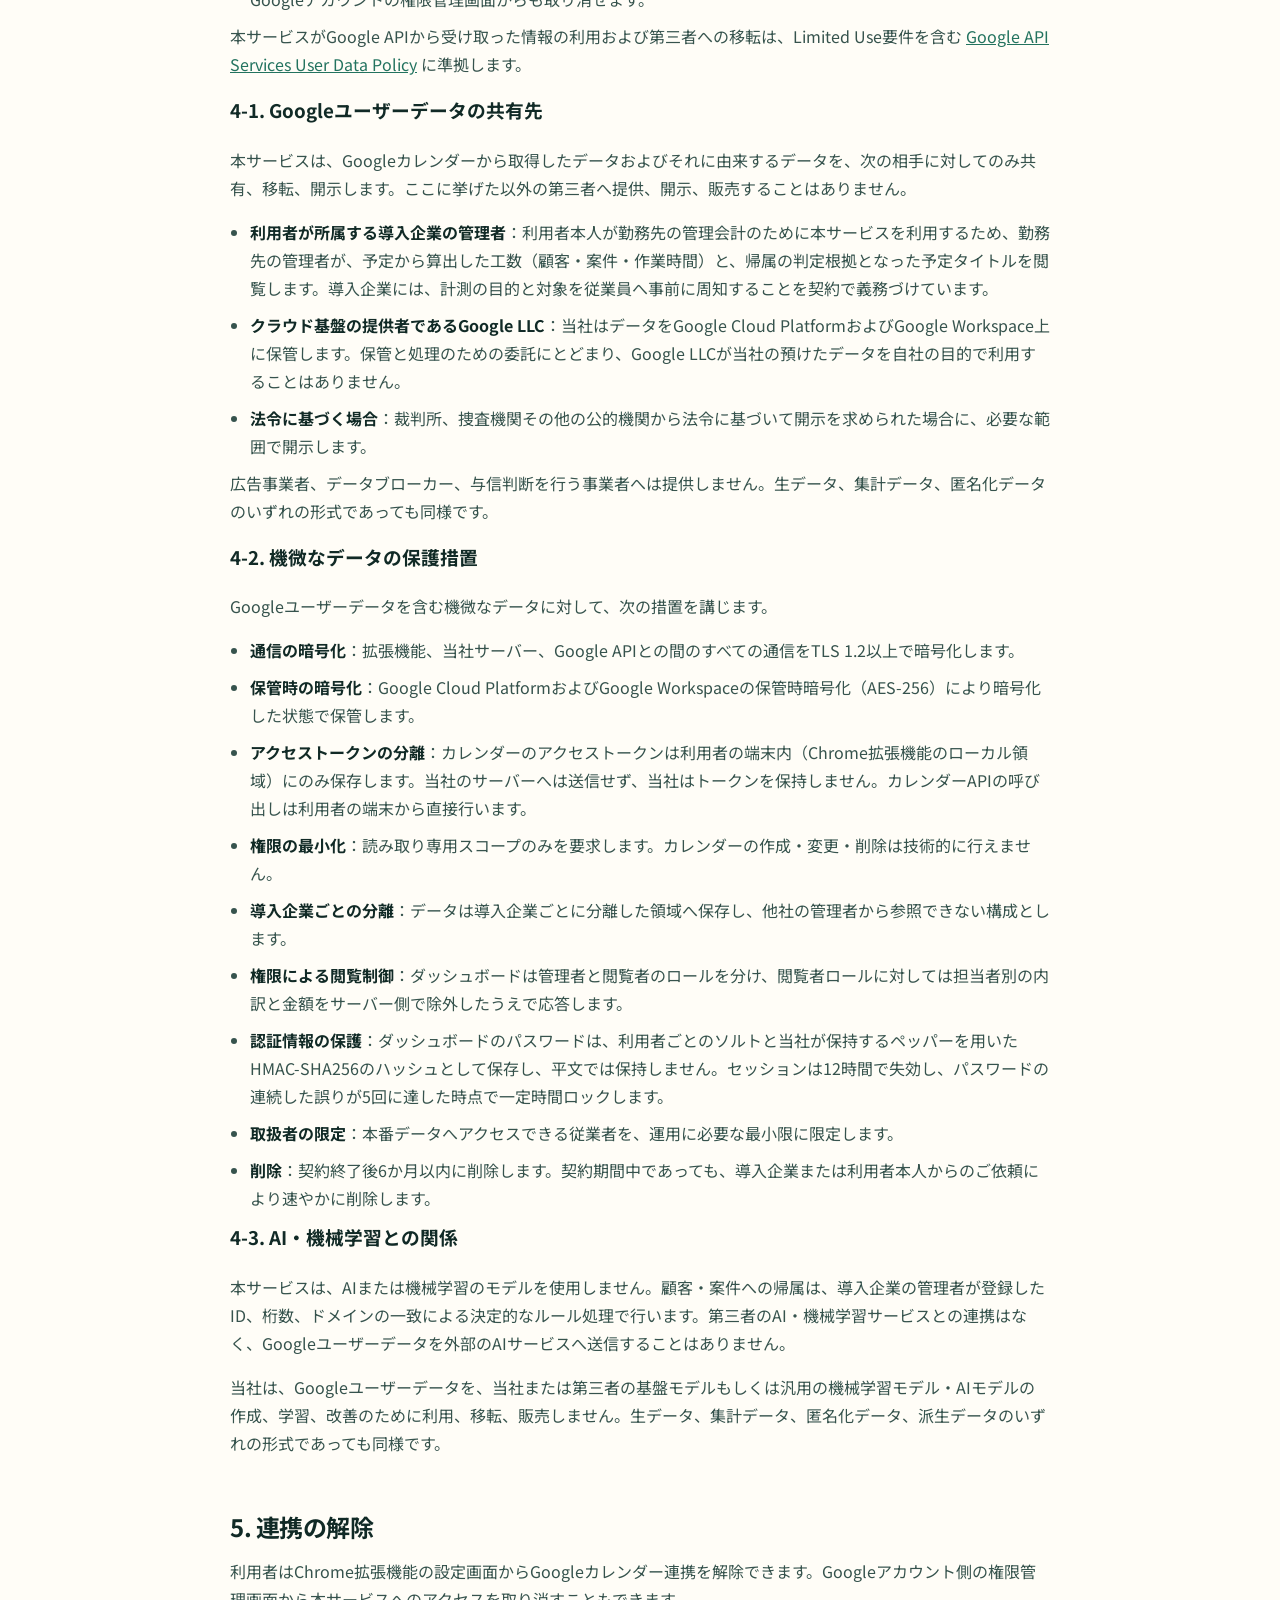
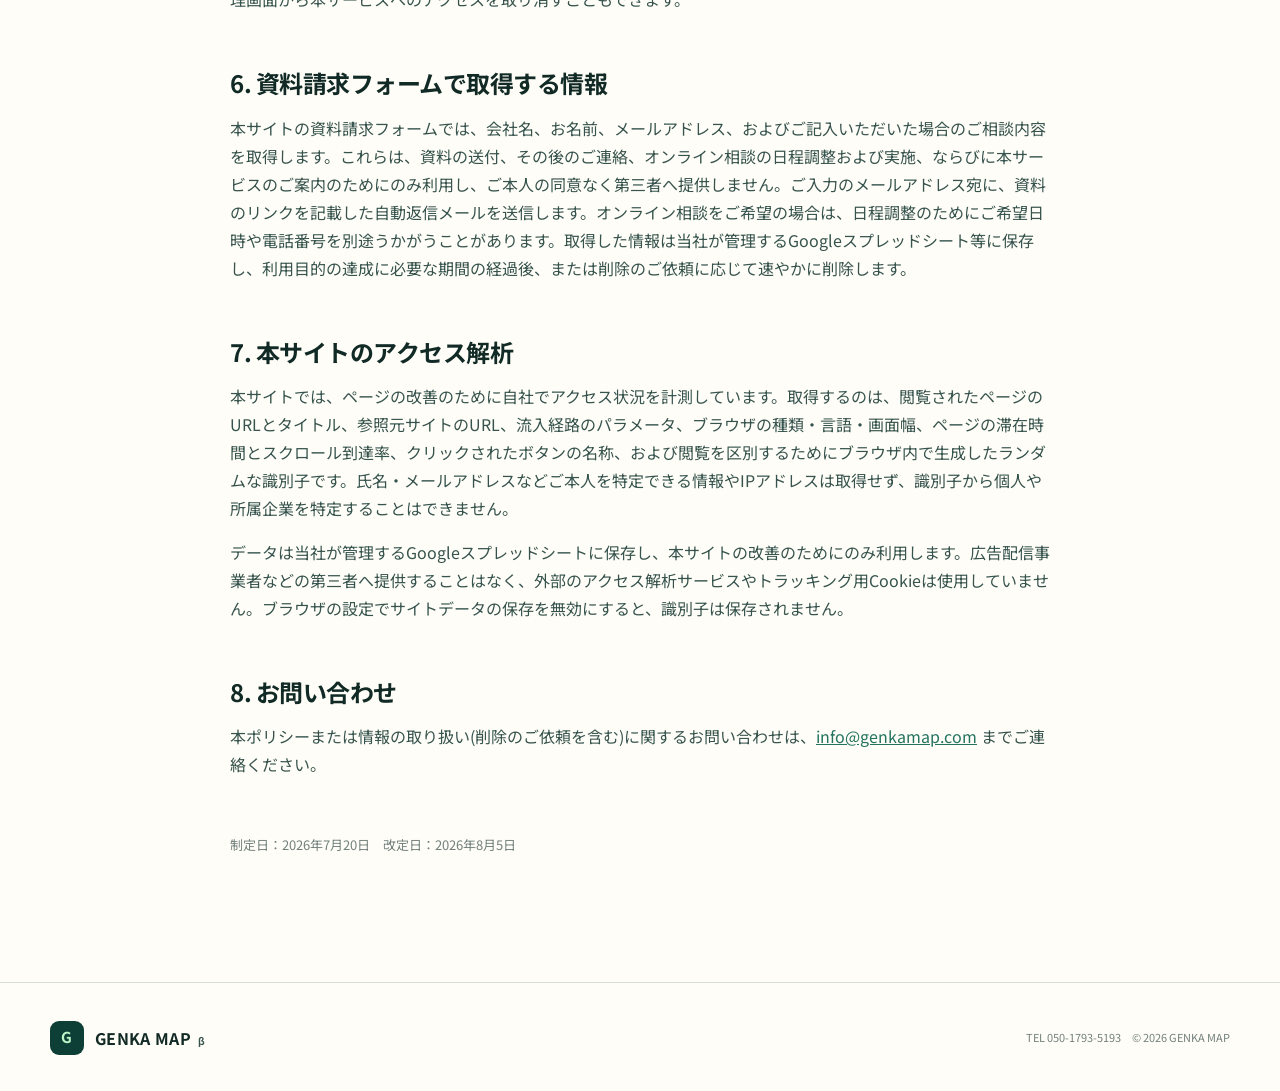
<file: privacy.html>
<!doctype html>
<html lang="ja">
<head>
  <meta charset="utf-8">
  <meta name="viewport" content="width=device-width, initial-scale=1">
  <meta name="description" content="GENKA MAPのプライバシーポリシー">
  <meta name="robots" content="index,follow">
  <title>プライバシーポリシー｜GENKA MAP</title>
  <link rel="preconnect" href="https://fonts.googleapis.com">
  <link rel="preconnect" href="https://fonts.gstatic.com" crossorigin>
  <link href="https://fonts.googleapis.com/css2?family=DM+Sans:wght@500;600;700&amp;family=Noto+Sans+JP:wght@400;500;600;700&amp;display=swap" rel="stylesheet">
  <link rel="stylesheet" href="./styles.css?v=cdc480e2">
  <script src="./analytics.js?v=4779f2a9" defer></script>
</head>
<body>
  <header class="site-header">
    <a class="brand" href="./index.html" aria-label="GENKA MAP トップへ"><span class="brand-mark" aria-hidden="true">G</span><span>GENKA MAP <small>β</small></span></a>
  </header>
  <main class="policy section-shell">
    <p class="eyebrow"><span></span>Privacy policy</p>
    <h1>プライバシーポリシー</h1>
    <p>GENKA MAP（以下「本サービス」）は、案件別の工数・原価を可視化するために必要な範囲で情報を取り扱います。</p>

    <section><h2>1. 取得する情報</h2><p>本サービスのChrome拡張機能は、利用者が設定した計測対象サイトにおける、前面表示中のページのURL、ページタイトル、計測に必要なID、作業時間を取得します。Googleカレンダー連携を利用する場合は、利用者が明示的に許可したGoogleアカウントの予定について、予定タイトル、開始・終了時刻、予定IDおよび帰属判定に必要な参加者のメールドメインを取得します。</p></section>
    <section><h2>2. 取得しない情報</h2><p>キー入力・マウス操作の内容、ドキュメント本文、スプレッドシートのセル値、対象外サイトの閲覧履歴は取得しません。Googleカレンダーの本文、場所、参加者のメールアドレスそのものは本サービスの保存先へ送信しません。</p></section>
    <section><h2>3. 利用目的と保存先</h2><p>取得した情報は、顧客・案件・担当者ごとの工数集計、原価分析、ローデータの出力およびサービス運営のために利用します。</p><p>工数データは、当社が管理するクラウド環境（Google Workspace および Google Cloud Platform）に、<b>導入企業ごとに分離して</b>保存します。導入企業は、当社が提供するダッシュボードを通じて自社のデータを閲覧し、ローデータをCSVで出力できます。当社は取得した情報を、本サービスの提供と改善以外の目的には利用せず、第三者へ提供・販売しません。</p><p>保存期間は契約期間中および契約終了後6か月間とし、それ以降は削除します。契約期間中であっても、導入企業からのご依頼により速やかに削除します。</p></section>
    <section id="google-data"><h2>4. Googleユーザーデータの取り扱い</h2><p>本サービスのChrome拡張機能「GENKA MAP」は、利用者本人がGoogleアカウントで明示的に許可した場合にかぎり、その利用者のGoogleカレンダーを読み取り専用スコープ（<code>https://www.googleapis.com/auth/calendar.readonly</code>）で参照します。訪問や電話会議など、ブラウザを操作しない作業時間を工数へ反映するためです。</p><ul><li><b>取得する情報</b>：予定のタイトル、開始・終了時刻、予定ID、参加者メールアドレスのドメイン部分。</li><li><b>取得しない情報</b>：予定の本文、場所、参加者のメールアドレスそのもの。</li><li><b>書き込み</b>：カレンダーの作成・変更・削除は一切行いません。</li><li><b>利用目的</b>：顧客・案件別の工数集計のみに使用します。広告配信、販売、およびAIモデルの学習には利用しません。</li><li><b>保存先</b>：当社が管理するクラウド環境。導入企業ごとに分離して保存し、第三者へ提供しません。</li><li><b>アクセスの停止</b>：拡張機能の設定画面「連携を解除」で、発行済みのアクセストークンを即時失効できます。Googleアカウントの権限管理画面からも取り消せます。</li></ul><p>本サービスがGoogle APIから受け取った情報の利用および第三者への移転は、Limited Use要件を含む <a href="https://developers.google.com/terms/api-services-user-data-policy">Google API Services User Data Policy</a> に準拠します。</p>

    <h3 id="google-data-sharing">4-1. Googleユーザーデータの共有先</h3>
    <p>本サービスは、Googleカレンダーから取得したデータおよびそれに由来するデータを、次の相手に対してのみ共有、移転、開示します。ここに挙げた以外の第三者へ提供、開示、販売することはありません。</p>
    <ul>
      <li><b>利用者が所属する導入企業の管理者</b>：利用者本人が勤務先の管理会計のために本サービスを利用するため、勤務先の管理者が、予定から算出した工数（顧客・案件・作業時間）と、帰属の判定根拠となった予定タイトルを閲覧します。導入企業には、計測の目的と対象を従業員へ事前に周知することを契約で義務づけています。</li>
      <li><b>クラウド基盤の提供者であるGoogle LLC</b>：当社はデータをGoogle Cloud PlatformおよびGoogle Workspace上に保管します。保管と処理のための委託にとどまり、Google LLCが当社の預けたデータを自社の目的で利用することはありません。</li>
      <li><b>法令に基づく場合</b>：裁判所、捜査機関その他の公的機関から法令に基づいて開示を求められた場合に、必要な範囲で開示します。</li>
    </ul>
    <p>広告事業者、データブローカー、与信判断を行う事業者へは提供しません。生データ、集計データ、匿名化データのいずれの形式であっても同様です。</p>

    <h3 id="google-data-protection">4-2. 機微なデータの保護措置</h3>
    <p>Googleユーザーデータを含む機微なデータに対して、次の措置を講じます。</p>
    <ul>
      <li><b>通信の暗号化</b>：拡張機能、当社サーバー、Google APIとの間のすべての通信をTLS 1.2以上で暗号化します。</li>
      <li><b>保管時の暗号化</b>：Google Cloud PlatformおよびGoogle Workspaceの保管時暗号化（AES-256）により暗号化した状態で保管します。</li>
      <li><b>アクセストークンの分離</b>：カレンダーのアクセストークンは利用者の端末内（Chrome拡張機能のローカル領域）にのみ保存します。当社のサーバーへは送信せず、当社はトークンを保持しません。カレンダーAPIの呼び出しは利用者の端末から直接行います。</li>
      <li><b>権限の最小化</b>：読み取り専用スコープのみを要求します。カレンダーの作成・変更・削除は技術的に行えません。</li>
      <li><b>導入企業ごとの分離</b>：データは導入企業ごとに分離した領域へ保存し、他社の管理者から参照できない構成とします。</li>
      <li><b>権限による閲覧制御</b>：ダッシュボードは管理者と閲覧者のロールを分け、閲覧者ロールに対しては担当者別の内訳と金額をサーバー側で除外したうえで応答します。</li>
      <li><b>認証情報の保護</b>：ダッシュボードのパスワードは、利用者ごとのソルトと当社が保持するペッパーを用いたHMAC-SHA256のハッシュとして保存し、平文では保持しません。セッションは12時間で失効し、パスワードの連続した誤りが5回に達した時点で一定時間ロックします。</li>
      <li><b>取扱者の限定</b>：本番データへアクセスできる従業者を、運用に必要な最小限に限定します。</li>
      <li><b>削除</b>：契約終了後6か月以内に削除します。契約期間中であっても、導入企業または利用者本人からのご依頼により速やかに削除します。</li>
    </ul>

    <h3 id="google-data-ai">4-3. AI・機械学習との関係</h3>
    <p>本サービスは、AIまたは機械学習のモデルを使用しません。顧客・案件への帰属は、導入企業の管理者が登録したID、桁数、ドメインの一致による決定的なルール処理で行います。第三者のAI・機械学習サービスとの連携はなく、Googleユーザーデータを外部のAIサービスへ送信することはありません。</p>
    <p>当社は、Googleユーザーデータを、当社または第三者の基盤モデルもしくは汎用の機械学習モデル・AIモデルの作成、学習、改善のために利用、移転、販売しません。生データ、集計データ、匿名化データ、派生データのいずれの形式であっても同様です。</p></section>
    <section><h2>5. 連携の解除</h2><p>利用者はChrome拡張機能の設定画面からGoogleカレンダー連携を解除できます。Googleアカウント側の権限管理画面から本サービスへのアクセスを取り消すこともできます。</p></section>
    <section><h2>6. 資料請求フォームで取得する情報</h2><p>本サイトの資料請求フォームでは、会社名、お名前、メールアドレス、およびご記入いただいた場合のご相談内容を取得します。これらは、資料の送付、その後のご連絡、オンライン相談の日程調整および実施、ならびに本サービスのご案内のためにのみ利用し、ご本人の同意なく第三者へ提供しません。ご入力のメールアドレス宛に、資料のリンクを記載した自動返信メールを送信します。オンライン相談をご希望の場合は、日程調整のためにご希望日時や電話番号を別途うかがうことがあります。取得した情報は当社が管理するGoogleスプレッドシート等に保存し、利用目的の達成に必要な期間の経過後、または削除のご依頼に応じて速やかに削除します。</p></section>
    <section id="site-analytics"><h2>7. 本サイトのアクセス解析</h2><p>本サイトでは、ページの改善のために自社でアクセス状況を計測しています。取得するのは、閲覧されたページのURLとタイトル、参照元サイトのURL、流入経路のパラメータ、ブラウザの種類・言語・画面幅、ページの滞在時間とスクロール到達率、クリックされたボタンの名称、および閲覧を区別するためにブラウザ内で生成したランダムな識別子です。氏名・メールアドレスなどご本人を特定できる情報やIPアドレスは取得せず、識別子から個人や所属企業を特定することはできません。</p><p>データは当社が管理するGoogleスプレッドシートに保存し、本サイトの改善のためにのみ利用します。広告配信事業者などの第三者へ提供することはなく、外部のアクセス解析サービスやトラッキング用Cookieは使用していません。ブラウザの設定でサイトデータの保存を無効にすると、識別子は保存されません。</p></section>
    <section><h2>8. お問い合わせ</h2><p>本ポリシーまたは情報の取り扱い(削除のご依頼を含む)に関するお問い合わせは、<a href="mailto:info@genkamap.com">info@genkamap.com</a> までご連絡ください。</p></section>
    <p class="policy-date">制定日：2026年7月20日　改定日：2026年8月5日</p>
  </main>
  <footer><a class="brand" href="./index.html"><span class="brand-mark" aria-hidden="true">G</span><span>GENKA MAP <small>β</small></span></a><p><a href="tel:05017935193">TEL 050-1793-5193</a>　© 2026 GENKA MAP</p></footer>
</body>
</html>
</file>
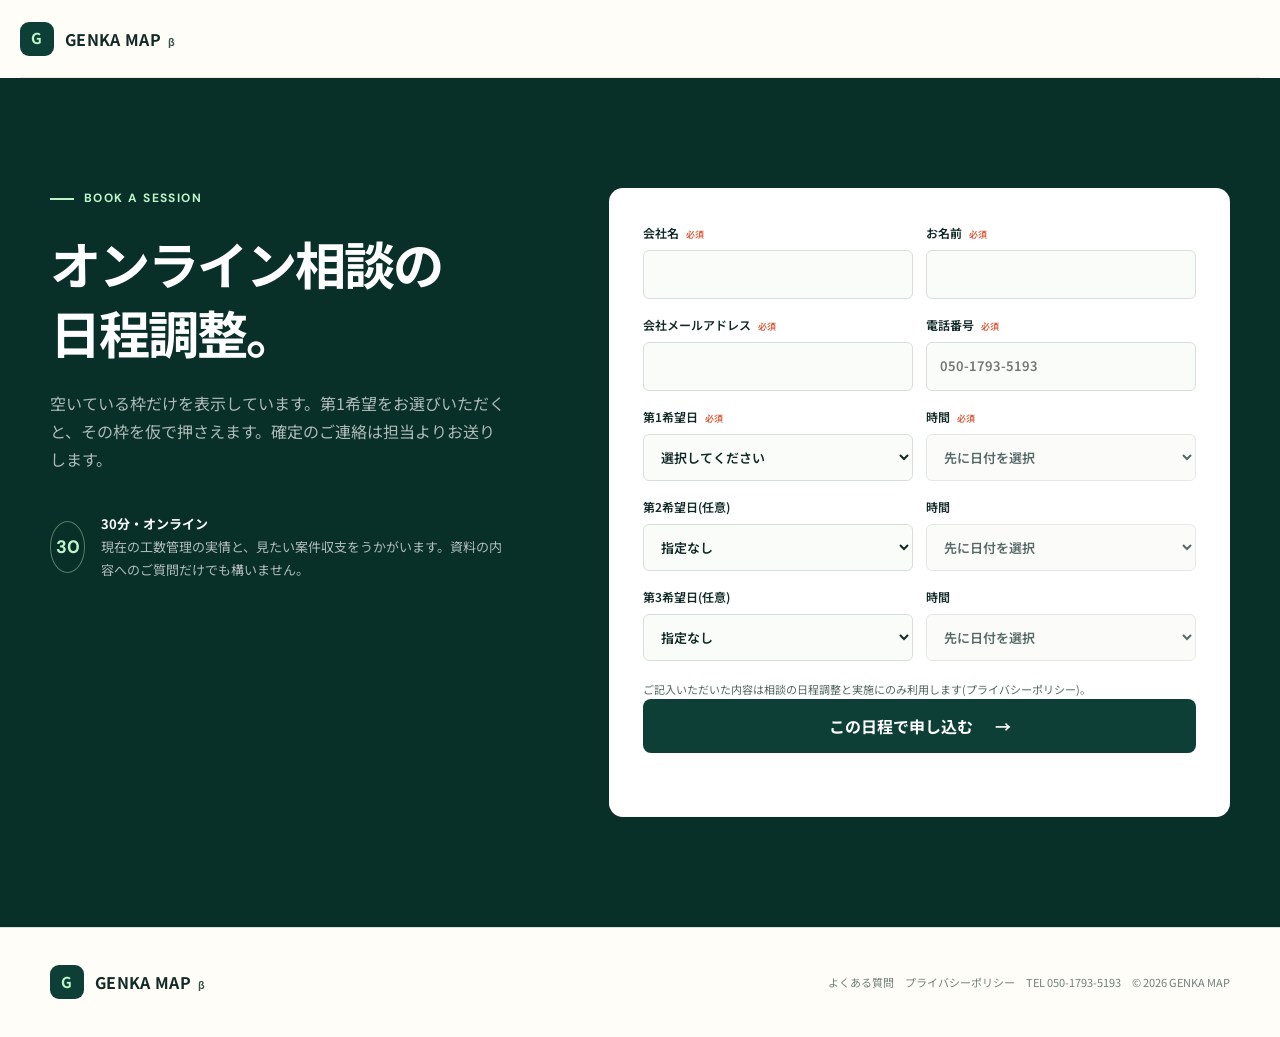
<file: schedule.html>
<!doctype html>
<html lang="ja">
<head>
  <meta charset="utf-8">
  <meta name="viewport" content="width=device-width, initial-scale=1">
  <meta name="description" content="GENKA MAPのオンライン相談の日程調整ページ。空いている枠から希望日時をお選びいただけます。">
  <!-- 資料をお送りした方へのご案内ページなので、検索結果には出さない。 -->
  <meta name="robots" content="noindex,nofollow">
  <title>オンライン相談の日程調整｜GENKA MAP</title>
  <link rel="preconnect" href="https://fonts.googleapis.com">
  <link rel="preconnect" href="https://fonts.gstatic.com" crossorigin>
  <link href="https://fonts.googleapis.com/css2?family=DM+Sans:wght@500;600;700&amp;family=Noto+Sans+JP:wght@400;500;600;700&amp;display=swap" rel="stylesheet">
  <link rel="stylesheet" href="./styles.css?v=cdc480e2">
  <script src="./analytics.js?v=4779f2a9" defer></script>
</head>
<body>
  <header class="site-header">
    <a class="brand" href="./index.html" aria-label="GENKA MAP トップへ"><span class="brand-mark" aria-hidden="true">G</span><span>GENKA MAP <small>β</small></span></a>
  </header>

  <main class="contact" id="schedule">
    <div class="section-shell contact-grid">
      <div>
        <p class="eyebrow light"><span></span>Book a session</p>
        <h2>オンライン相談の<br>日程調整。</h2>
        <p>空いている枠だけを表示しています。第1希望をお選びいただくと、その枠を仮で押さえます。確定のご連絡は担当よりお送りします。</p>
        <div class="contact-note"><span>30</span><p><b>30分・オンライン</b><br>現在の工数管理の実情と、見たい案件収支をうかがいます。資料の内容へのご質問だけでも構いません。</p></div>
      </div>
      <form id="schedule-form" novalidate>
        <div class="form-row">
          <label>会社名 <span>必須</span><input name="company" autocomplete="organization" required maxlength="100"></label>
          <label>お名前 <span>必須</span><input name="name" autocomplete="name" required maxlength="80"></label>
        </div>
        <div class="form-row">
          <label>会社メールアドレス <span>必須</span><input type="email" name="email" autocomplete="email" required maxlength="120"></label>
          <label>電話番号 <span>必須</span><input type="tel" name="phone" autocomplete="tel" required maxlength="16" placeholder="050-1793-5193"></label>
        </div>
        <div class="form-row">
          <label>第1希望日 <span>必須</span>
            <select name="preferredDate1" required><option value="">読み込み中…</option></select>
          </label>
          <label>時間 <span>必須</span>
            <select name="preferredTime1" required disabled><option value="">先に日付を選択</option></select>
          </label>
        </div>
        <div class="form-row">
          <label>第2希望日(任意)
            <select name="preferredDate2"><option value="">指定なし</option></select>
          </label>
          <label>時間
            <select name="preferredTime2" disabled><option value="">先に日付を選択</option></select>
          </label>
        </div>
        <div class="form-row">
          <label>第3希望日(任意)
            <select name="preferredDate3"><option value="">指定なし</option></select>
          </label>
          <label>時間
            <select name="preferredTime3" disabled><option value="">先に日付を選択</option></select>
          </label>
        </div>
        <label class="honeypot" aria-hidden="true">Webサイト<input name="website" tabindex="-1" autocomplete="off"></label>
        <p class="form-note">ご記入いただいた内容は相談の日程調整と実施にのみ利用します(<a href="./privacy.html">プライバシーポリシー</a>)。</p>
        <button class="button button-light" type="submit">この日程で申し込む <span aria-hidden="true">→</span></button>
        <p class="form-status" id="form-status" role="status" aria-live="polite"></p>
      </form>
    </div>
  </main>

  <footer>
    <a class="brand" href="./index.html"><span class="brand-mark" aria-hidden="true">G</span><span>GENKA MAP <small>β</small></span></a>
    <p><a href="./faq.html">よくある質問</a>　<a href="./privacy.html">プライバシーポリシー</a>　<a href="tel:05017935193">TEL 050-1793-5193</a>　© 2026 GENKA MAP</p>
  </footer>
  <script src="./schedule.js?v=5c8bda83"></script>
</body>
</html>
</file>
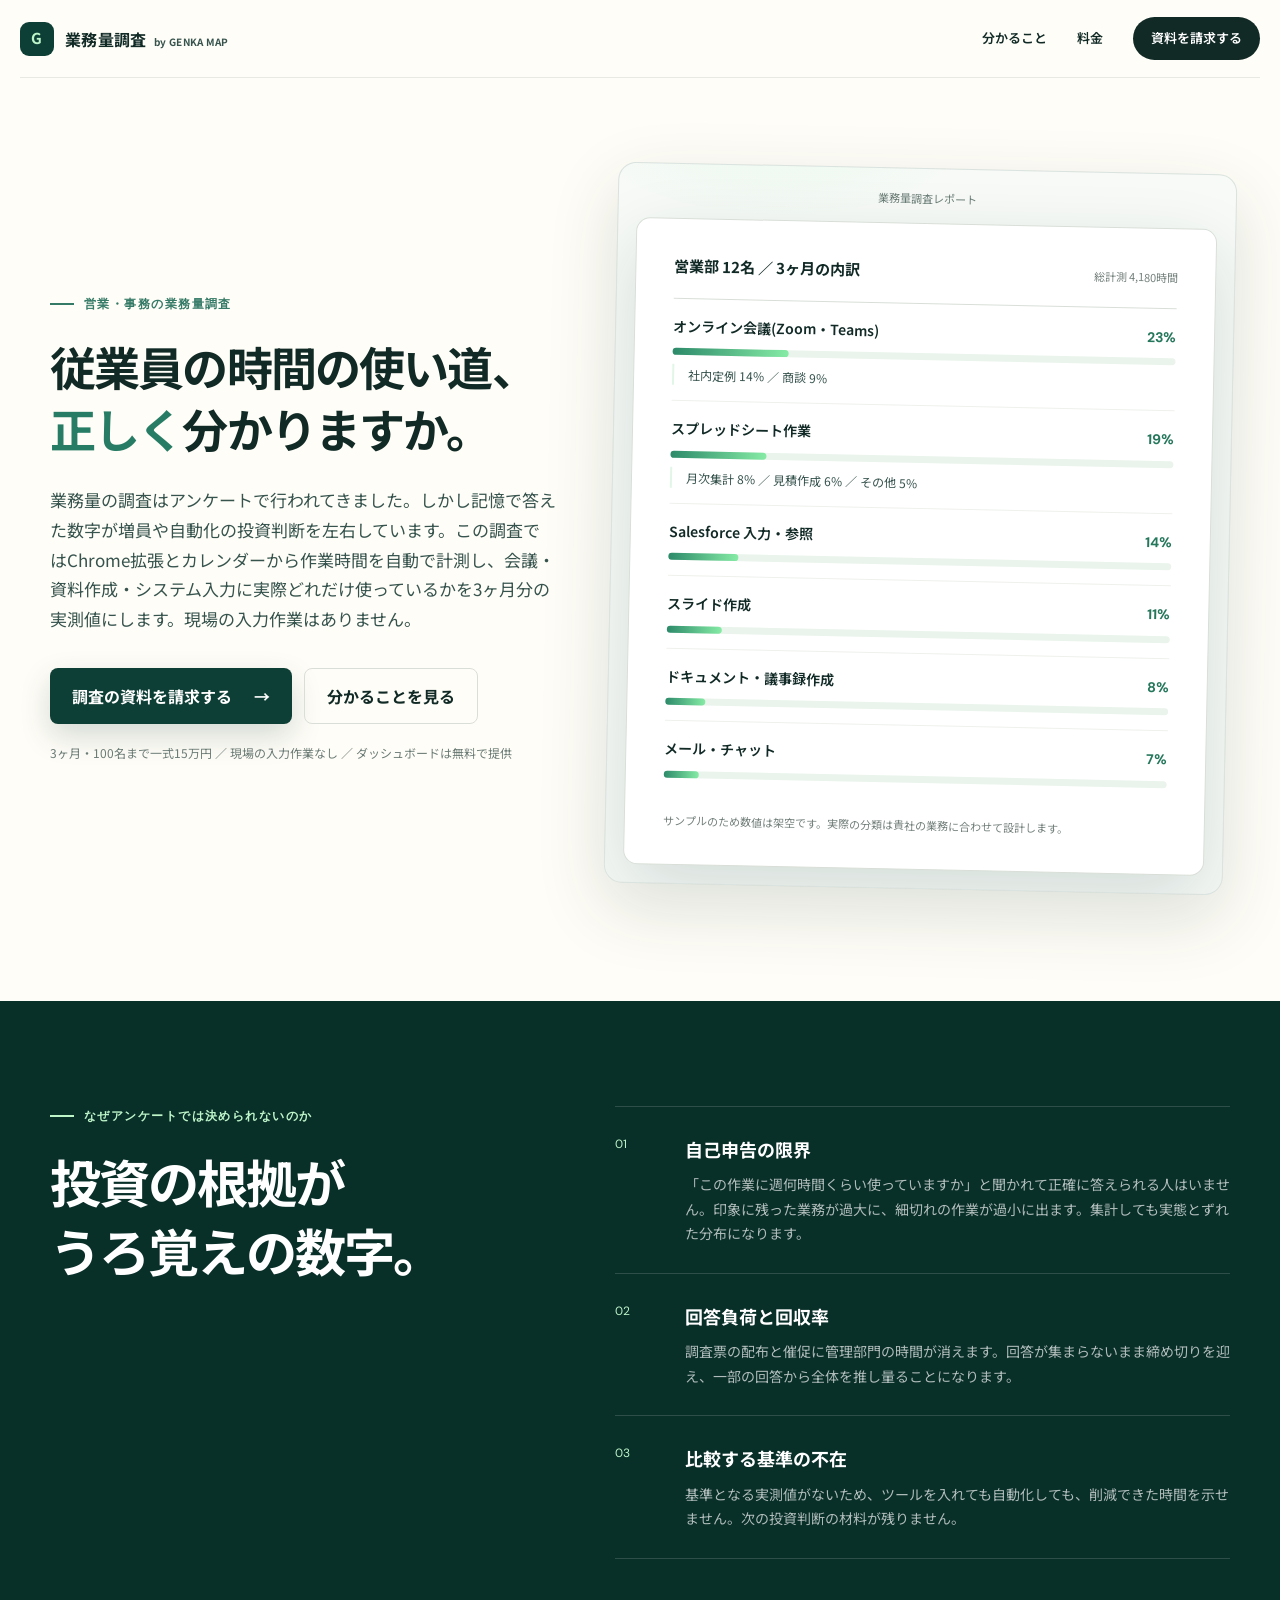
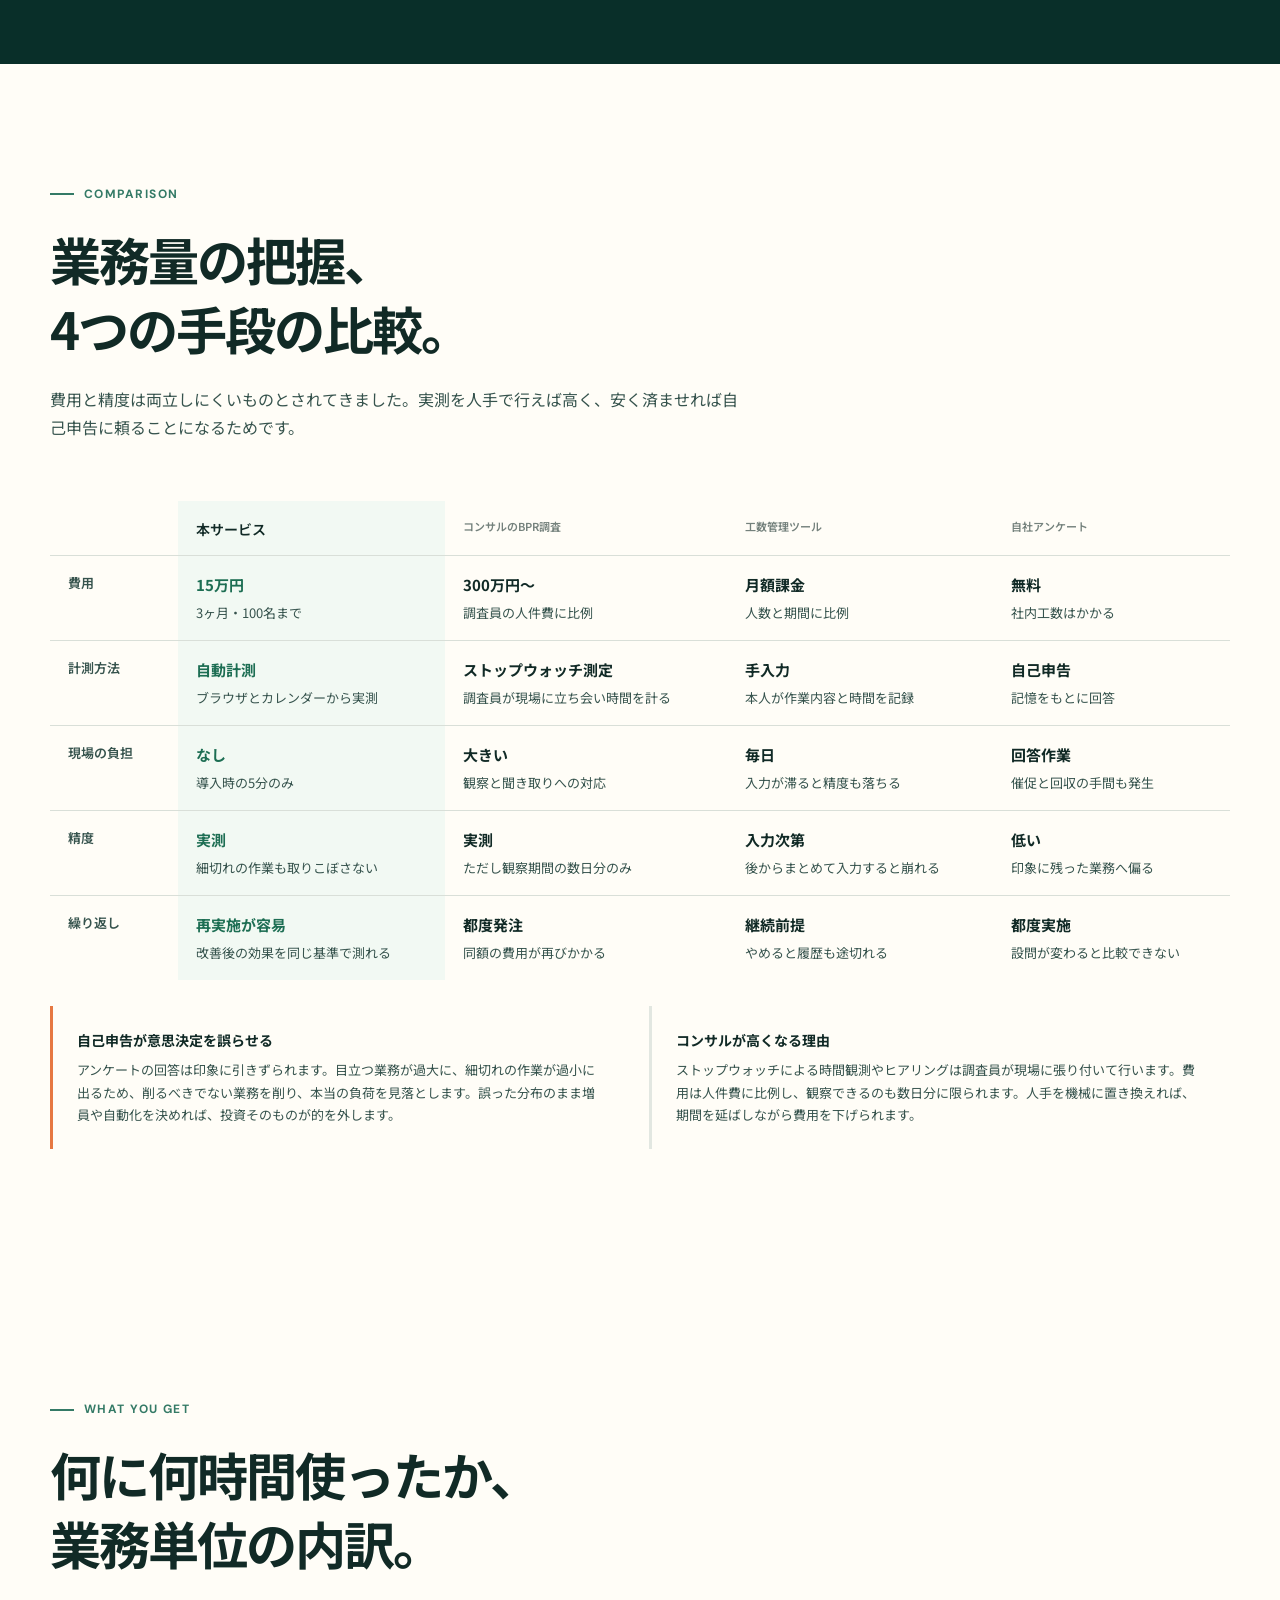
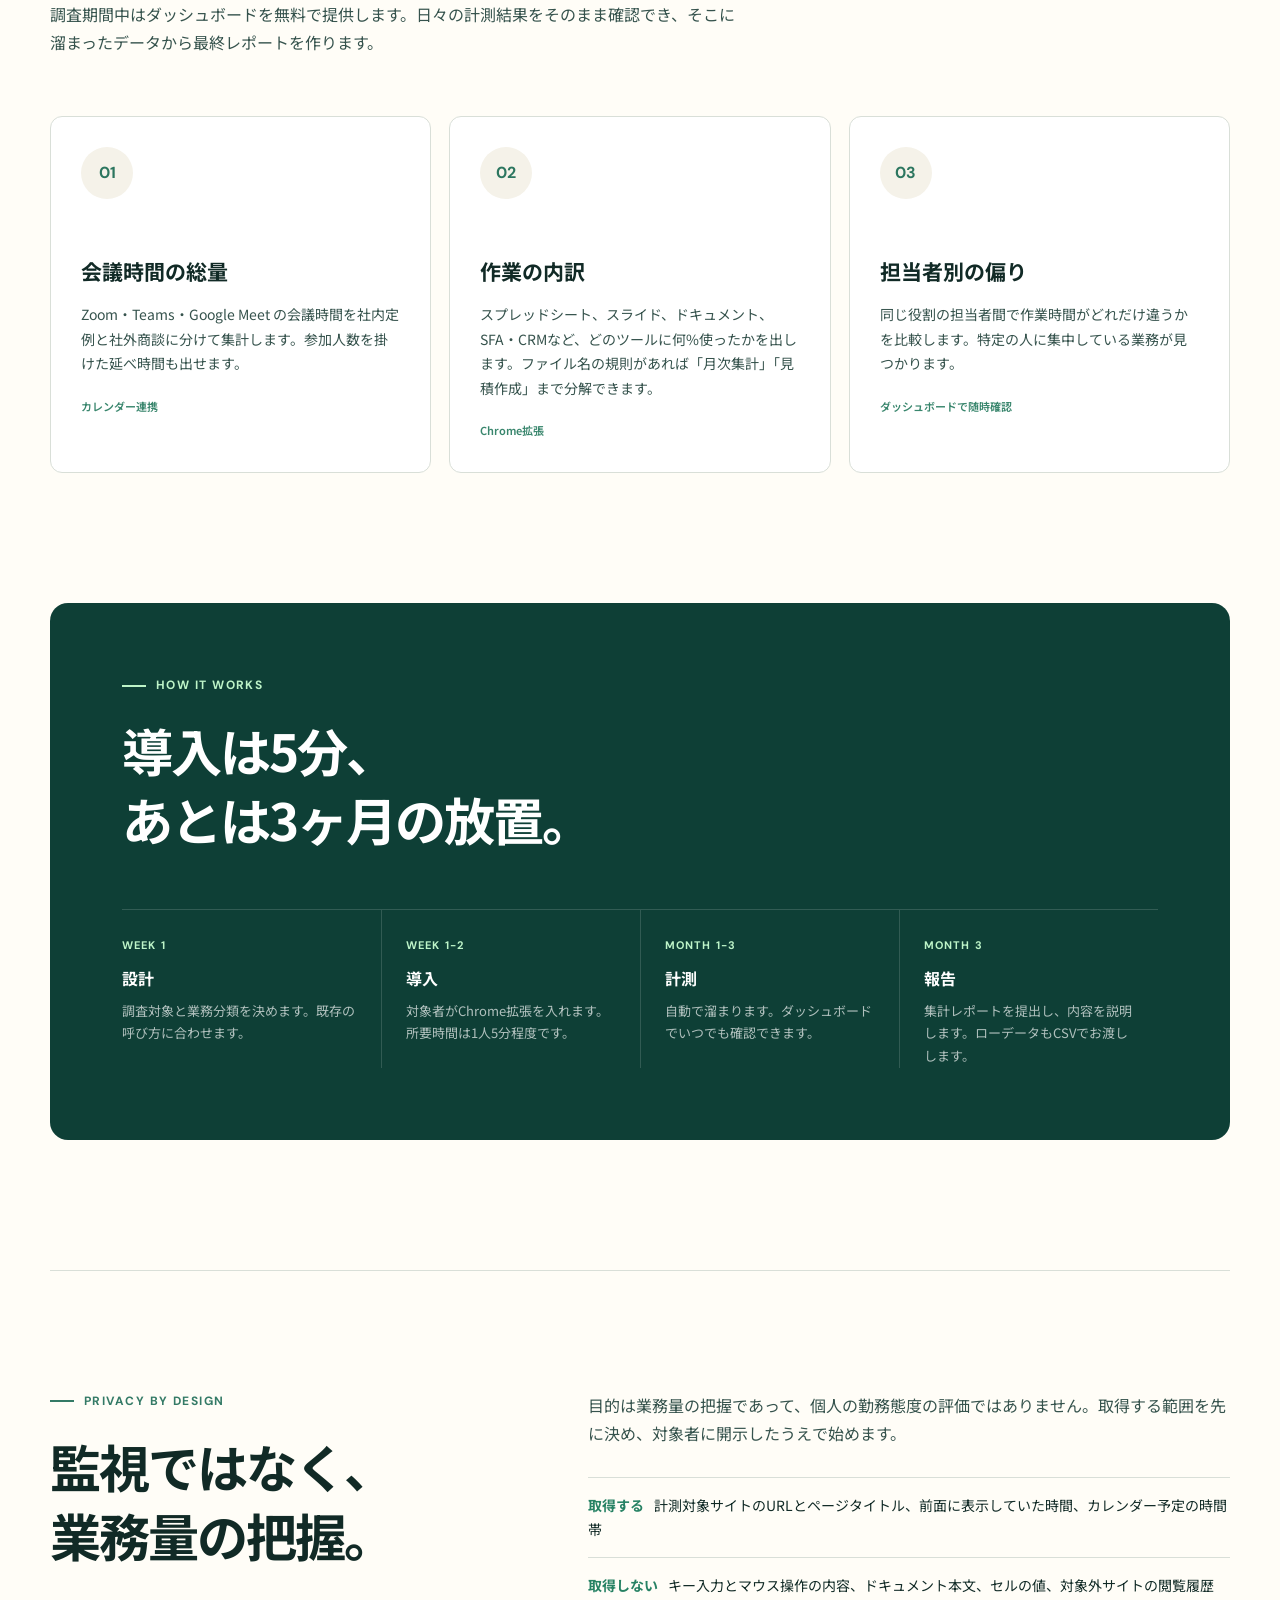
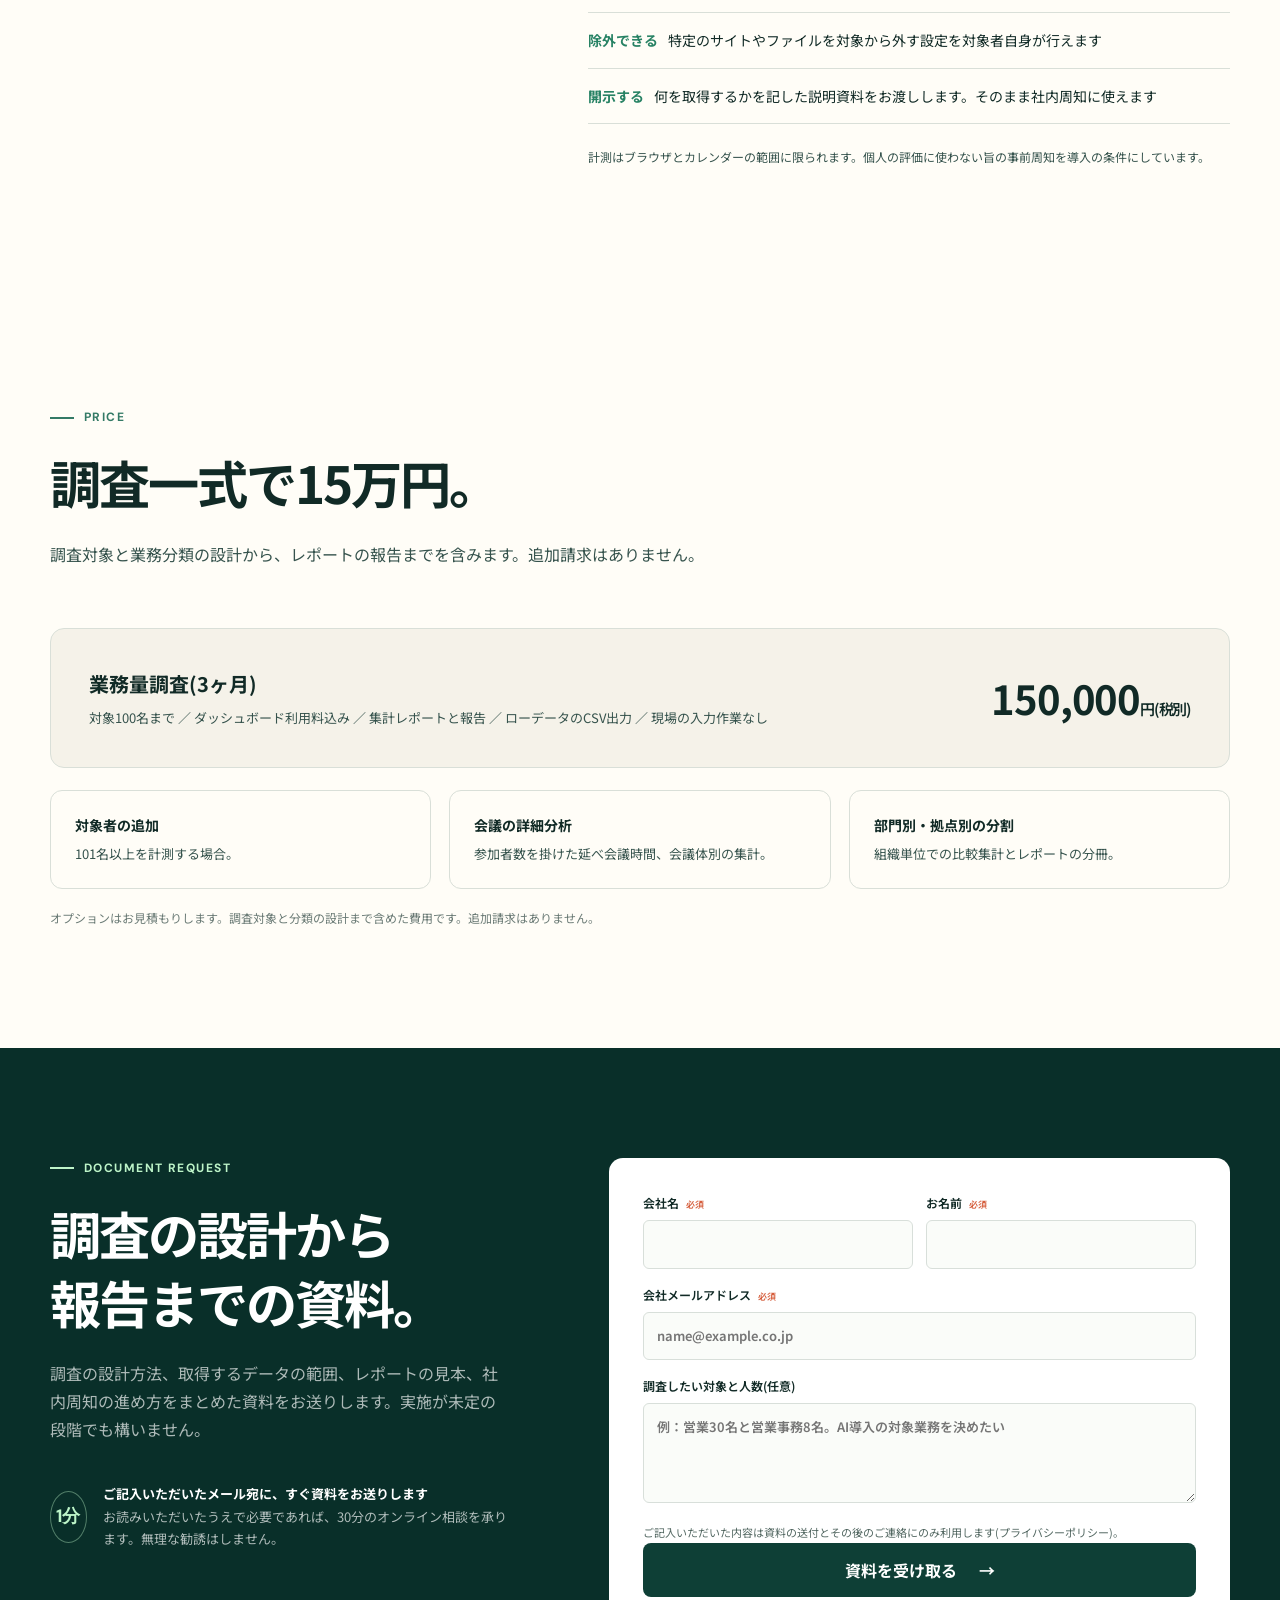
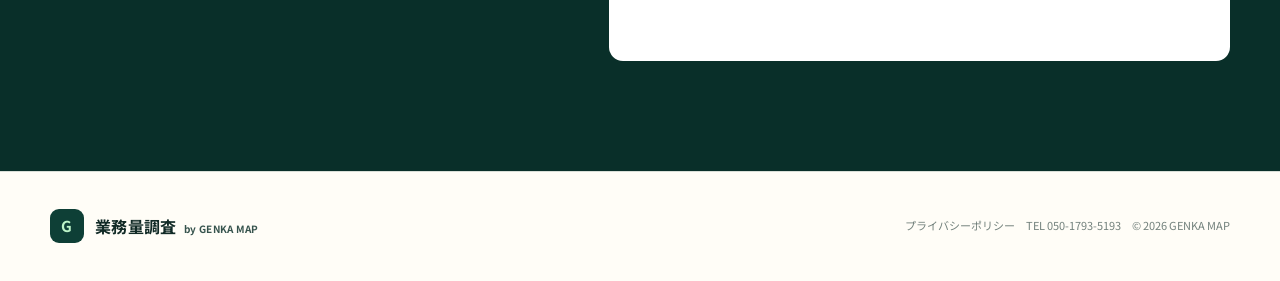
<file: survey.html>
<!doctype html>
<html lang="ja">
<head>
  <meta charset="utf-8">
  <meta name="viewport" content="width=device-width, initial-scale=1">
  <meta name="description" content="営業と事務の業務量を3ヶ月かけて実測する調査サービス。アンケートではなくChrome拡張とカレンダーの自動計測で、会議・資料作成・システム入力に何時間使っているかを数字にします。100名まで一式15万円。">
  <link rel="canonical" href="https://genkamap.com/survey.html">
  <meta property="og:type" content="website">
  <meta property="og:locale" content="ja_JP">
  <meta property="og:site_name" content="GENKA MAP">
  <meta property="og:title" content="営業・事務の業務量調査｜3ヶ月・100名まで15万円">
  <meta property="og:description" content="アンケートをやめて実測に変える。会議、資料作成、システム入力の時間を自動で数字にします。">
  <meta property="og:url" content="https://genkamap.com/survey.html">
  <meta property="og:image" content="https://genkamap.com/og.png">
  <meta name="twitter:card" content="summary_large_image">
  <meta name="twitter:title" content="営業・事務の業務量調査｜3ヶ月・100名まで15万円">
  <meta name="twitter:description" content="アンケートをやめて実測に変える。">
  <meta name="twitter:image" content="https://genkamap.com/og.png">
  <title>営業・事務の業務量調査｜3ヶ月・100名まで15万円</title>
  <link rel="preconnect" href="https://fonts.googleapis.com">
  <link rel="preconnect" href="https://fonts.gstatic.com" crossorigin>
  <link href="https://fonts.googleapis.com/css2?family=DM+Sans:wght@500;600;700&amp;family=Noto+Sans+JP:wght@400;500;600;700&amp;display=swap" rel="stylesheet">
  <link rel="stylesheet" href="./styles.css?v=cdc480e2">
  <script src="./analytics.js?v=4779f2a9" defer></script>
</head>
<body>
  <header class="site-header">
    <a class="brand" href="#top" aria-label="ページ先頭へ"><span class="brand-mark" aria-hidden="true">G</span><span>業務量調査 <small>by GENKA MAP</small></span></a>
    <nav aria-label="メインナビゲーション">
      <a href="#report">分かること</a>
      <a href="#price">料金</a>
      <a class="nav-cta" href="#contact" data-track="ヘッダーCTA">資料を請求する</a>
    </nav>
  </header>

  <main id="top">
    <section class="hero survey-hero section-shell">
      <div class="hero-copy">
        <p class="eyebrow"><span></span>営業・事務の業務量調査</p>
        <h1>従業員の時間の使い道、<br><em>正しく</em>分かりますか。</h1>
        <p class="hero-lead">業務量の調査はアンケートで行われてきました。しかし記憶で答えた数字が増員や自動化の投資判断を左右しています。この調査ではChrome拡張とカレンダーから作業時間を自動で計測し、会議・資料作成・システム入力に実際どれだけ使っているかを3ヶ月分の実測値にします。現場の入力作業はありません。</p>
        <div class="hero-actions">
          <a class="button button-primary" href="#contact" data-track="ヒーローCTA">調査の資料を請求する <span aria-hidden="true">→</span></a>
          <a class="button button-ghost" href="#report" data-track="レポート例">分かることを見る</a>
        </div>
        <p class="microcopy">3ヶ月・100名まで一式15万円 ／ 現場の入力作業なし ／ ダッシュボードは無料で提供</p>
      </div>

      <div class="hero-visual" aria-label="調査レポートの集計イメージ">
        <div class="visual-topbar">
          <span></span><span>業務量調査レポート</span><span></span>
        </div>
        <div class="breakdown">
          <div class="breakdown-head"><b>営業部 12名 ／ 3ヶ月の内訳</b><span>総計測 4,180時間</span></div>
          <ul>
            <li>
              <div class="breakdown-row"><b>オンライン会議(Zoom・Teams)</b><span>23%</span></div>
              <div class="breakdown-bar"><i style="width:23%"></i></div>
              <p class="breakdown-sub">社内定例 14% ／ 商談 9%</p>
            </li>
            <li>
              <div class="breakdown-row"><b>スプレッドシート作業</b><span>19%</span></div>
              <div class="breakdown-bar"><i style="width:19%"></i></div>
              <p class="breakdown-sub">月次集計 8% ／ 見積作成 6% ／ その他 5%</p>
            </li>
            <li>
              <div class="breakdown-row"><b>Salesforce 入力・参照</b><span>14%</span></div>
              <div class="breakdown-bar"><i style="width:14%"></i></div>
            </li>
            <li>
              <div class="breakdown-row"><b>スライド作成</b><span>11%</span></div>
              <div class="breakdown-bar"><i style="width:11%"></i></div>
            </li>
            <li>
              <div class="breakdown-row"><b>ドキュメント・議事録作成</b><span>8%</span></div>
              <div class="breakdown-bar"><i style="width:8%"></i></div>
            </li>
            <li>
              <div class="breakdown-row"><b>メール・チャット</b><span>7%</span></div>
              <div class="breakdown-bar"><i style="width:7%"></i></div>
            </li>
          </ul>
          <p class="breakdown-note">サンプルのため数値は架空です。実際の分類は貴社の業務に合わせて設計します。</p>
        </div>
      </div>
    </section>

    <section class="problem-band">
      <div class="section-shell problem-grid">
        <div>
          <p class="eyebrow light"><span></span>なぜアンケートでは決められないのか</p>
          <h2>投資の根拠が<br>うろ覚えの数字。</h2>
        </div>
        <div class="problem-list">
          <article><span>01</span><div><h3>自己申告の限界</h3><p>「この作業に週何時間くらい使っていますか」と聞かれて正確に答えられる人はいません。印象に残った業務が過大に、細切れの作業が過小に出ます。集計しても実態とずれた分布になります。</p></div></article>
          <article><span>02</span><div><h3>回答負荷と回収率</h3><p>調査票の配布と催促に管理部門の時間が消えます。回答が集まらないまま締め切りを迎え、一部の回答から全体を推し量ることになります。</p></div></article>
          <article><span>03</span><div><h3>比較する基準の不在</h3><p>基準となる実測値がないため、ツールを入れても自動化しても、削減できた時間を示せません。次の投資判断の材料が残りません。</p></div></article>
        </div>
      </div>
    </section>

    <section class="poc section-shell" id="compare">
      <div class="section-heading">
        <p class="eyebrow"><span></span>Comparison</p>
        <h2>業務量の把握、<br>4つの手段の比較。</h2>
        <p>費用と精度は両立しにくいものとされてきました。実測を人手で行えば高く、安く済ませれば自己申告に頼ることになるためです。</p>
      </div>
      <div class="matrix-scroll">
        <table class="matrix">
          <thead>
            <tr>
              <th scope="col"></th>
              <th scope="col" class="is-ours">本サービス</th>
              <th scope="col">コンサルのBPR調査</th>
              <th scope="col">工数管理ツール</th>
              <th scope="col">自社アンケート</th>
            </tr>
          </thead>
          <tbody>
            <tr>
              <th scope="row">費用</th>
              <td class="is-ours"><b>15万円</b>3ヶ月・100名まで</td>
              <td><b>300万円〜</b>調査員の人件費に比例</td>
              <td><b>月額課金</b>人数と期間に比例</td>
              <td><b>無料</b>社内工数はかかる</td>
            </tr>
            <tr>
              <th scope="row">計測方法</th>
              <td class="is-ours"><b>自動計測</b>ブラウザとカレンダーから実測</td>
              <td><b>ストップウォッチ測定</b>調査員が現場に立ち会い時間を計る</td>
              <td><b>手入力</b>本人が作業内容と時間を記録</td>
              <td><b>自己申告</b>記憶をもとに回答</td>
            </tr>
            <tr>
              <th scope="row">現場の負担</th>
              <td class="is-ours"><b>なし</b>導入時の5分のみ</td>
              <td><b>大きい</b>観察と聞き取りへの対応</td>
              <td><b>毎日</b>入力が滞ると精度も落ちる</td>
              <td><b>回答作業</b>催促と回収の手間も発生</td>
            </tr>
            <tr>
              <th scope="row">精度</th>
              <td class="is-ours"><b>実測</b>細切れの作業も取りこぼさない</td>
              <td><b>実測</b>ただし観察期間の数日分のみ</td>
              <td><b>入力次第</b>後からまとめて入力すると崩れる</td>
              <td><b>低い</b>印象に残った業務へ偏る</td>
            </tr>
            <tr>
              <th scope="row">繰り返し</th>
              <td class="is-ours"><b>再実施が容易</b>改善後の効果を同じ基準で測れる</td>
              <td><b>都度発注</b>同額の費用が再びかかる</td>
              <td><b>継続前提</b>やめると履歴も途切れる</td>
              <td><b>都度実施</b>設問が変わると比較できない</td>
            </tr>
          </tbody>
        </table>
      </div>
      <div class="matrix-note">
        <div>
          <b>自己申告が意思決定を誤らせる</b>
          <p>アンケートの回答は印象に引きずられます。目立つ業務が過大に、細切れの作業が過小に出るため、削るべきでない業務を削り、本当の負荷を見落とします。誤った分布のまま増員や自動化を決めれば、投資そのものが的を外します。</p>
        </div>
        <div>
          <b>コンサルが高くなる理由</b>
          <p>ストップウォッチによる時間観測やヒアリングは調査員が現場に張り付いて行います。費用は人件費に比例し、観察できるのも数日分に限られます。人手を機械に置き換えれば、期間を延ばしながら費用を下げられます。</p>
        </div>
      </div>
    </section>

    <section class="how section-shell" id="report">
      <div class="section-heading">
        <p class="eyebrow"><span></span>What you get</p>
        <h2>何に何時間使ったか、<br>業務単位の内訳。</h2>
        <p>調査期間中はダッシュボードを無料で提供します。日々の計測結果をそのまま確認でき、そこに溜まったデータから最終レポートを作ります。</p>
      </div>
      <div class="steps">
        <article><div class="step-icon">01</div><h3>会議時間の総量</h3><p>Zoom・Teams・Google Meet の会議時間を社内定例と社外商談に分けて集計します。参加人数を掛けた延べ時間も出せます。</p><small>カレンダー連携</small></article>
        <article><div class="step-icon">02</div><h3>作業の内訳</h3><p>スプレッドシート、スライド、ドキュメント、SFA・CRMなど、どのツールに何%使ったかを出します。ファイル名の規則があれば「月次集計」「見積作成」まで分解できます。</p><small>Chrome拡張</small></article>
        <article><div class="step-icon">03</div><h3>担当者別の偏り</h3><p>同じ役割の担当者間で作業時間がどれだけ違うかを比較します。特定の人に集中している業務が見つかります。</p><small>ダッシュボードで随時確認</small></article>
      </div>
    </section>

    <section class="decision section-shell">
      <div class="decision-card">
        <p class="eyebrow light"><span></span>How it works</p>
        <h2>導入は5分、<br>あとは3ヶ月の放置。</h2>
        <div class="timeline">
          <div><small>WEEK 1</small><b>設計</b><p>調査対象と業務分類を決めます。既存の呼び方に合わせます。</p></div>
          <div><small>WEEK 1-2</small><b>導入</b><p>対象者がChrome拡張を入れます。所要時間は1人5分程度です。</p></div>
          <div><small>MONTH 1-3</small><b>計測</b><p>自動で溜まります。ダッシュボードでいつでも確認できます。</p></div>
          <div><small>MONTH 3</small><b>報告</b><p>集計レポートを提出し、内容を説明します。ローデータもCSVでお渡しします。</p></div>
        </div>
      </div>
    </section>

    <section class="security section-shell" id="security">
      <div class="section-heading compact">
        <p class="eyebrow"><span></span>Privacy by design</p>
        <h2>監視ではなく、<br>業務量の把握。</h2>
      </div>
      <div class="security-content">
        <p>目的は業務量の把握であって、個人の勤務態度の評価ではありません。取得する範囲を先に決め、対象者に開示したうえで始めます。</p>
        <ul>
          <li><span>取得する</span>計測対象サイトのURLとページタイトル、前面に表示していた時間、カレンダー予定の時間帯</li>
          <li><span>取得しない</span>キー入力とマウス操作の内容、ドキュメント本文、セルの値、対象外サイトの閲覧履歴</li>
          <li><span>除外できる</span>特定のサイトやファイルを対象から外す設定を対象者自身が行えます</li>
          <li><span>開示する</span>何を取得するかを記した説明資料をお渡しします。そのまま社内周知に使えます</li>
        </ul>
        <p class="microcopy">計測はブラウザとカレンダーの範囲に限られます。個人の評価に使わない旨の事前周知を導入の条件にしています。</p>
      </div>
    </section>

    <section class="poc section-shell" id="price">
      <div class="section-heading">
        <p class="eyebrow"><span></span>Price</p>
        <h2>調査一式で15万円。</h2>
        <p>調査対象と業務分類の設計から、レポートの報告までを含みます。追加請求はありません。</p>
      </div>
      <div class="price-card">
        <div>
          <b>業務量調査(3ヶ月)</b>
          <p>対象100名まで ／ ダッシュボード利用料込み ／ 集計レポートと報告 ／ ローデータのCSV出力 ／ 現場の入力作業なし</p>
        </div>
        <strong>150,000<small>円(税別)</small></strong>
      </div>
      <div class="option-list">
        <div><b>対象者の追加</b><p>101名以上を計測する場合。</p></div>
        <div><b>会議の詳細分析</b><p>参加者数を掛けた延べ会議時間、会議体別の集計。</p></div>
        <div><b>部門別・拠点別の分割</b><p>組織単位での比較集計とレポートの分冊。</p></div>
      </div>
      <p class="microcopy">オプションはお見積もりします。調査対象と分類の設計まで含めた費用です。追加請求はありません。</p>
    </section>

    <section class="contact" id="contact">
      <div class="section-shell contact-grid">
        <div>
          <p class="eyebrow light"><span></span>Document request</p>
          <h2>調査の設計から<br>報告までの資料。</h2>
          <p>調査の設計方法、取得するデータの範囲、レポートの見本、社内周知の進め方をまとめた資料をお送りします。実施が未定の段階でも構いません。</p>
          <div class="contact-note"><span>1分</span><p><b>ご記入いただいたメール宛に、すぐ資料をお送りします</b><br>お読みいただいたうえで必要であれば、30分のオンライン相談を承ります。無理な勧誘はしません。</p></div>
        </div>
        <form id="lead-form" data-source="業務量調査" novalidate>
          <div class="form-row">
            <label>会社名 <span>必須</span><input name="company" autocomplete="organization" required maxlength="100"></label>
            <label>お名前 <span>必須</span><input name="name" autocomplete="name" required maxlength="80"></label>
          </div>
          <label>会社メールアドレス <span>必須</span><input type="email" name="email" autocomplete="email" required maxlength="120" placeholder="name@example.co.jp"></label>
          <label>調査したい対象と人数(任意)<textarea name="challenge" maxlength="1000" placeholder="例：営業30名と営業事務8名。AI導入の対象業務を決めたい"></textarea></label>
          <label class="honeypot" aria-hidden="true">Webサイト<input name="website" tabindex="-1" autocomplete="off"></label>
          <p class="form-note">ご記入いただいた内容は資料の送付とその後のご連絡にのみ利用します(<a href="./privacy.html">プライバシーポリシー</a>)。</p>
          <button class="button button-light" type="submit">資料を受け取る <span aria-hidden="true">→</span></button>
          <p class="form-status" id="form-status" role="status" aria-live="polite"></p>
        </form>
      </div>
    </section>
  </main>

  <footer>
    <a class="brand" href="#top"><span class="brand-mark" aria-hidden="true">G</span><span>業務量調査 <small>by GENKA MAP</small></span></a>
    <p><a href="./privacy.html">プライバシーポリシー</a>　<a href="tel:05017935193">TEL 050-1793-5193</a>　© 2026 GENKA MAP</p>
  </footer>
  <script src="./script.js?v=cf9437de"></script>
</body>
</html>
</file>
<file: styles.css>
:root {
  --ink: #112a26;
  --ink-soft: #36534d;
  --forest: #0e3f36;
  --forest-deep: #092f29;
  --mint: #bdf4c8;
  --mint-bright: #85eba5;
  --cream: #f5f2e9;
  --paper: #fffdf7;
  --line: #d9dfd8;
  --warning: #e67842;
  --shadow: 0 24px 70px rgba(10, 47, 40, .14);
}

* { box-sizing: border-box; }
html { scroll-behavior: smooth; }
body { margin: 0; background: var(--paper); color: var(--ink); font-family: "Noto Sans JP", sans-serif; line-height: 1.75; }
a { color: inherit; text-decoration: none; }
button, input, select, textarea { font: inherit; }
.section-shell { width: min(1180px, calc(100% - 48px)); margin-inline: auto; }

.site-header { width: min(1280px, calc(100% - 40px)); height: 78px; margin: 0 auto; display: flex; align-items: center; justify-content: space-between; border-bottom: 1px solid rgba(17,42,38,.09); }
.brand { display: inline-flex; align-items: center; gap: 11px; font-weight: 700; letter-spacing: .02em; }
.brand small { margin-left: 3px; color: var(--ink-soft); font-size: 10px; }
.brand-mark { width: 34px; height: 34px; display: grid; place-items: center; border-radius: 9px; background: var(--forest); color: var(--mint); font-size: 15px; }
nav { display: flex; align-items: center; gap: 30px; font-size: 13px; font-weight: 600; }
nav a:not(.nav-cta):hover { color: #23735f; }
.nav-cta { padding: 10px 18px; border-radius: 999px; background: var(--ink); color: white; }

.hero { min-height: 750px; display: grid; grid-template-columns: .9fr 1.1fr; gap: 54px; align-items: center; padding-block: 90px 112px; }
.eyebrow { display: flex; align-items: center; gap: 10px; margin: 0 0 20px; color: #347a66; font-family: "DM Sans", sans-serif; font-size: 12px; font-weight: 700; letter-spacing: .12em; text-transform: uppercase; }
.eyebrow span { width: 24px; height: 2px; background: currentColor; }
.eyebrow.light { color: var(--mint); }
h1, h2, h3, p { margin-top: 0; }
h1, h2 { letter-spacing: -.04em; line-height: 1.35; }
h1 { margin-bottom: 26px; font-size: clamp(42px, 5vw, 66px); }
h1 em { color: #267c64; font-style: normal; }
h2 { margin-bottom: 22px; font-size: clamp(32px, 4vw, 52px); }
.hero-lead { max-width: 620px; margin-bottom: 34px; color: var(--ink-soft); font-size: 17px; }
.hero-actions { display: flex; flex-wrap: wrap; gap: 12px; }
.button { min-height: 52px; padding: 13px 22px; display: inline-flex; align-items: center; justify-content: center; gap: 22px; border: 0; border-radius: 8px; font-weight: 700; cursor: pointer; transition: transform .2s, box-shadow .2s, background .2s; }
.button:hover { transform: translateY(-2px); }
.button-primary { background: var(--forest); color: #fff; box-shadow: 0 12px 30px rgba(14,63,54,.18); }
.button-primary:hover { background: var(--forest-deep); }
.button-ghost { border: 1px solid var(--line); background: transparent; }
.microcopy { margin: 18px 0 0; color: #6b7b76; font-size: 12px; }

.hero-visual { position: relative; overflow: hidden; padding: 18px; border: 1px solid rgba(14,63,54,.12); border-radius: 18px; background: #f7faf7; box-shadow: var(--shadow); transform: rotate(1.2deg); }
.hero-visual::before { content: ""; position: absolute; inset: -60% 25% auto -25%; height: 480px; border-radius: 50%; background: radial-gradient(circle, rgba(133,235,165,.24), transparent 66%); }
.visual-topbar { position: relative; display: grid; grid-template-columns: 1fr auto 1fr; align-items: center; padding: 2px 2px 15px; color: #6a7c76; font-size: 11px; }
.traffic-lights { display: flex; gap: 5px; }
.traffic-lights i { width: 7px; height: 7px; border-radius: 50%; background: #cbd5d0; }
/* 実際の顧客向けダッシュボード(DashboardPage)の再現。配色・構成を実画面に合わせる */
.app-frame { position: relative; overflow: hidden; border: 1px solid #e5e9f0; border-radius: 12px; background: #f5f7fa; box-shadow: 0 10px 30px rgba(23,32,51,.1); }
.app-topbar { display: flex; justify-content: space-between; align-items: center; gap: 8px; padding: 10px 13px; background: #fff; border-bottom: 1px solid #e5e9f0; }
.app-brand { display: flex; align-items: center; gap: 7px; color: #172033; font-size: 11px; font-weight: 800; letter-spacing: -.02em; white-space: nowrap; }
.app-brand i { flex: 0 0 auto; width: 20px; height: 20px; display: grid; place-items: center; border-radius: 6px; background: linear-gradient(145deg, #2759d7, #5d7ee7); color: #fff; font-style: normal; font-size: 11px; }
.app-actions { display: flex; gap: 5px; font-size: 8px; white-space: nowrap; }
.app-actions b { padding: 4px 8px; border: 1px solid #b9c7ec; border-radius: 6px; color: #2759d7; background: #fff; font-weight: 700; }
.app-actions em { padding: 4px 8px; border: 1px solid #e5e9f0; border-radius: 6px; color: #4f5b70; font-style: normal; font-weight: 600; }
.app-kpis { display: grid; grid-template-columns: repeat(3, 1fr); gap: 8px; padding: 11px 13px 0; }
.app-kpis > div { padding: 11px 12px; background: #fff; border: 1px solid #e5e9f0; border-radius: 9px; }
.app-kpis span { display: block; color: #697386; font-size: 8px; font-weight: 700; }
.app-kpis strong { display: block; margin-top: 5px; font-family: "DM Sans", sans-serif; font-size: 21px; font-weight: 800; line-height: 1; letter-spacing: -.03em; color: #172033; }
.app-kpis small { margin-left: 3px; color: #697386; font-size: 9px; font-weight: 600; }
.app-panel { margin: 11px 13px; background: #fff; border: 1px solid #e5e9f0; border-radius: 9px; overflow: hidden; }
.app-panel:last-of-type { margin-bottom: 13px; }
.app-panel-head { display: flex; justify-content: space-between; align-items: center; padding: 9px 12px; border-bottom: 1px solid #e5e9f0; }
.app-panel-head b { color: #172033; font-size: 10px; }
.app-panel-head span { color: #697386; font-size: 8px; }
.app-quality { display: flex; align-items: center; gap: 12px; padding: 9px 12px; }
.app-quality strong { font-family: "DM Sans", sans-serif; font-size: 22px; font-weight: 800; letter-spacing: -.03em; color: #19a974; }
.app-quality strong small { margin-left: 2px; font-size: 10px; }
.app-quality span { color: #697386; font-size: 8px; line-height: 1.6; }
.app-table { width: 100%; border-collapse: collapse; font-size: 8.5px; }
.app-table th { padding: 6px 10px; color: #697386; background: #fafbfc; text-align: left; font-size: 7px; letter-spacing: .05em; text-transform: uppercase; white-space: nowrap; }
.app-table td { padding: 7px 10px; border-top: 1px solid #edf0f4; color: #172033; vertical-align: middle; }
.app-table .num { text-align: right; font-family: "DM Sans", sans-serif; white-space: nowrap; }
.app-kpis em { display: block; margin-top: 5px; color: #98a2b3; font-style: normal; font-size: 7.5px; font-weight: 600; }
.app-status { display: flex; align-items: center; gap: 8px; padding: 9px 12px; }
.app-flag { flex: 0 0 auto; padding: 3px 7px; border-radius: 99px; background: #fdecec; color: #b42318; font-size: 7px; font-weight: 700; white-space: nowrap; }
.app-status > span { color: #98a2b3; font-size: 7.5px; line-height: 1.55; }
/* 工数が増えた案件は注意色。原価の見え方として増加を目立たせる。 */
.app-table .up { color: #c2410c; }
.app-table .down { color: #19a974; }
.app-burn { display: inline-flex; align-items: center; justify-content: flex-end; gap: 6px; }
.app-burn i { font-style: normal; color: #697386; }
.app-burn .app-track { width: 38px; }
.app-track.warn span { background: linear-gradient(90deg, #d9541f, #f0956a); }
.app-table td b { display: block; font-size: 9px; }
.app-table td i { display: block; margin-top: 1px; color: #697386; font-style: normal; font-size: 7px; }
.app-badge { display: inline-flex; padding: 2px 6px; border-radius: 99px; color: #355196; background: #edf2ff; font-size: 7px; font-weight: 700; white-space: nowrap; }
.app-track { width: 56px; height: 5px; border-radius: 99px; background: #edf0f5; overflow: hidden; }
.app-track span { display: block; width: var(--w); height: 100%; border-radius: inherit; background: linear-gradient(90deg, #2759d7, #6c8beb); }
.visual-caption { position: relative; margin: 11px 3px 0; color: #6a7c76; font-size: 10px; line-height: 1.55; }

.problem-band { padding: 105px 0; background: var(--forest-deep); color: #fff; }
.problem-grid { display: grid; grid-template-columns: .85fr 1.15fr; gap: 110px; }
.problem-list { display: grid; gap: 0; }
.problem-list article { display: grid; grid-template-columns: 48px 1fr; gap: 22px; padding: 27px 0; border-top: 1px solid rgba(255,255,255,.15); }
.problem-list article:last-child { border-bottom: 1px solid rgba(255,255,255,.15); }
.problem-list article > span { color: var(--mint); font-family: "DM Sans", sans-serif; font-size: 12px; }
.problem-list h3 { margin-bottom: 7px; font-size: 18px; }
.problem-list p { margin: 0; color: rgba(255,255,255,.68); font-size: 14px; }

.how { padding-block: 130px; }
.section-heading { max-width: 690px; margin-bottom: 60px; }
.section-heading > p:last-child { color: var(--ink-soft); }
.section-heading.compact { margin-bottom: 0; }
.steps { display: grid; grid-template-columns: repeat(3, 1fr); gap: 18px; }
.steps article { min-height: 310px; padding: 30px; border: 1px solid var(--line); border-radius: 12px; background: #fff; }
.step-icon { width: 52px; height: 52px; margin-bottom: 54px; display: grid; place-items: center; border-radius: 50%; background: var(--cream); color: #2c765f; font-family: "DM Sans", sans-serif; font-weight: 700; }
.steps h3 { margin-bottom: 12px; font-size: 21px; }
.steps p { color: var(--ink-soft); font-size: 14px; }
.steps small { color: #39866d; font-size: 11px; font-weight: 600; }

.decision { padding-bottom: 130px; }
.decision-card { padding: 72px; border-radius: 18px; background: var(--forest); color: #fff; }
.decision-card > h2 { max-width: 680px; }
.decision-points { display: grid; grid-template-columns: repeat(4, 1fr); margin-top: 55px; border-top: 1px solid rgba(255,255,255,.15); }
.decision-points div { padding: 26px 24px 0 0; }
.decision-points div + div { padding-left: 24px; border-left: 1px solid rgba(255,255,255,.15); }
.decision-points b { color: var(--mint); font-size: 17px; }
.decision-points p { margin: 9px 0 0; color: rgba(255,255,255,.67); font-size: 13px; }

.security { display: grid; grid-template-columns: .8fr 1.2fr; gap: 110px; padding-block: 120px; border-top: 1px solid var(--line); }
.security-content > p { color: var(--ink-soft); }
.security-content ul { padding: 0; margin: 30px 0 0; list-style: none; }
.security-content li { padding: 15px 0; border-top: 1px solid var(--line); font-size: 14px; }
.security-content li:last-child { border-bottom: 1px solid var(--line); }
.security-content li span { margin-right: 10px; color: #278264; font-weight: 700; }
.security-content li a { text-decoration: underline; text-underline-offset: 3px; text-decoration-color: rgba(17,42,38,.22); }
.security-content li a:hover { color: #23735f; }
.security-content .microcopy { margin-top: 22px; }
.security-content .microcopy a { color: #23735f; font-weight: 700; }

.poc { padding-block: 120px; }
.poc-grid { display: grid; grid-template-columns: .85fr 1.15fr; gap: 80px; align-items: start; }
.poc-summary { display: grid; grid-template-columns: repeat(3, 1fr); border: 1px solid var(--line); border-radius: 12px; background: var(--cream); }
.poc-summary div { padding: 24px 18px; }
.poc-summary div + div { border-left: 1px solid #d6d8cd; }
.poc-summary span, .poc-summary strong { display: block; }
.poc-summary span { margin-bottom: 7px; color: #74817c; font-size: 11px; }
.poc-summary strong { font-size: 17px; }
.poc ol { padding: 0; margin: 0; list-style: none; }
.poc li { display: grid; grid-template-columns: 44px 1fr; gap: 18px; padding: 21px 0; border-top: 1px solid var(--line); }
.poc li:last-child { border-bottom: 1px solid var(--line); }
.poc li > span { width: 35px; height: 35px; display: grid; place-items: center; border-radius: 50%; background: #e2f6e7; color: #25775c; font-family: "DM Sans", sans-serif; font-weight: 700; }
.poc li p { margin: 4px 0 0; color: var(--ink-soft); font-size: 13px; }

.contact { padding-block: 110px; background: var(--forest-deep); color: #fff; }
.contact-grid { display: grid; grid-template-columns: .85fr 1.15fr; gap: 100px; }
.contact-grid > div > p:not(.eyebrow) { color: rgba(255,255,255,.67); }
.contact-note { margin-top: 40px; display: flex; gap: 16px; align-items: center; }
.contact-note > span { width: 52px; height: 52px; display: grid; place-items: center; border: 1px solid rgba(189,244,200,.4); border-radius: 50%; color: var(--mint); font-family: "DM Sans", sans-serif; font-size: 18px; font-weight: 700; }
.contact-note p { margin: 0; color: rgba(255,255,255,.68); font-size: 13px; }
.contact-note b { color: #fff; }
form { padding: 34px; border-radius: 14px; background: #fff; color: var(--ink); }
.form-row { display: grid; grid-template-columns: 1fr 1fr; gap: 13px; }
form label { display: block; margin-bottom: 15px; font-size: 12px; font-weight: 600; }
form label > span { margin-left: 4px; color: #d55c3a; font-size: 9px; }
input, select, textarea { width: 100%; margin-top: 7px; padding: 12px 13px; border: 1px solid #d8dfda; border-radius: 6px; outline: none; background: #fafcf9; color: var(--ink); font-size: 13px; }
input:focus, select:focus, textarea:focus { border-color: #3b896f; box-shadow: 0 0 0 3px rgba(59,137,111,.1); }
textarea { min-height: 100px; resize: vertical; }
.consent { display: flex; gap: 9px; align-items: flex-start; font-weight: 400; }
.consent input { width: 16px; margin: 3px 0 0; }
.consent span { margin: 0; color: #526761; font-size: 11px; }
.form-note { margin: 4px 0 0; color: #526761; font-size: 11px; }
.form-note a { color: inherit; }
.honeypot { position: absolute !important; left: -9999px !important; }
.button-light { width: 100%; background: var(--forest); color: #fff; }
.button-light:disabled { cursor: wait; opacity: .62; }
.form-status { min-height: 1.5em; margin: 12px 0 0; color: #267b5f; font-size: 12px; text-align: center; }
.form-status.error { color: #c45336; }

footer { min-height: 110px; padding: 28px max(24px, calc((100% - 1180px) / 2)); display: flex; align-items: center; justify-content: space-between; border-top: 1px solid var(--line); }
footer p { margin: 0; color: #73817c; font-size: 11px; }
footer p a:hover, .policy a:not(.brand) { color: #23735f; text-decoration: underline; }
.policy { max-width: 820px; padding-block: 88px 112px; }
.policy h1 { font-size: clamp(38px, 5vw, 54px); }
.policy h2 { margin: 54px 0 14px; font-size: 24px; letter-spacing: -.02em; }
.policy section > p { color: var(--ink-soft); }
.policy ul { margin: 14px 0 0; padding-left: 20px; color: var(--ink-soft); }
.policy li { margin-bottom: 9px; }
.policy li b { color: var(--ink); }
/* スコープ名が長く、狭い画面で横スクロールを起こすため折り返す。 */
.policy code { font-size: .92em; overflow-wrap: anywhere; }
.policy-date { margin-top: 56px; color: #73817c; font-size: 13px; }

.faq { max-width: 880px; padding-block: 88px 112px; }
.faq h1 { font-size: clamp(38px, 5vw, 54px); }
.faq > p { color: var(--ink-soft); }
.faq > p a { color: #23735f; text-decoration: underline; }
.faq-group { margin-top: 66px; }
.faq-group > h2 { margin-bottom: 6px; font-size: 23px; letter-spacing: -.02em; }
.faq-group > p { margin: 0 0 20px; color: var(--ink-soft); font-size: 14px; }
.faq-item { padding: 24px 0; border-top: 1px solid var(--line); }
.faq-group > .faq-item:last-of-type { border-bottom: 1px solid var(--line); }
.faq-item h3 { margin-bottom: 10px; font-size: 17px; letter-spacing: -.01em; }
.faq-item p { margin: 0; color: var(--ink-soft); font-size: 14.5px; }
.faq-item p + p { margin-top: 11px; }
.faq-item b { color: var(--ink); }
.faq-cta { margin-top: 76px; padding: 38px; border-radius: 14px; background: var(--cream); }
.faq-cta h2 { margin-bottom: 9px; font-size: 22px; letter-spacing: -.02em; }
.faq-cta p { margin: 0 0 22px; color: var(--ink-soft); font-size: 14px; }

@media (max-width: 900px) {
  .hero, .problem-grid, .security, .poc-grid, .contact-grid { grid-template-columns: 1fr; }
  .hero { padding-top: 70px; }
  .problem-grid, .security, .poc-grid, .contact-grid { gap: 48px; }
  .steps { grid-template-columns: 1fr; }
  .steps article { min-height: 0; }
  .step-icon { margin-bottom: 30px; }
  .decision-points { grid-template-columns: 1fr 1fr; }
  .decision-points div:nth-child(3) { padding-left: 0; border-left: 0; }
}

@media (max-width: 620px) {
  .section-shell { width: min(100% - 32px, 1180px); }
  .site-header { width: calc(100% - 28px); }
  nav > a:not(.nav-cta) { display: none; }
  .nav-cta { padding: 9px 13px; }
  h1 { font-size: 39px; }
  h2 { font-size: 32px; }
  .hero { min-height: 0; padding-block: 64px 84px; }
  .hero-actions, .hero-actions .button { width: 100%; }
  .hero-visual { padding: 10px; transform: none; }
  .app-kpis { grid-template-columns: 1fr 1fr; }
  .app-kpis > div:last-child { grid-column: 1 / -1; }
  .app-actions b { display: none; }
  .app-table th:nth-child(3), .app-table td:nth-child(3) { display: none; }
  .problem-band, .how, .security, .poc, .contact { padding-block: 80px; }
  .decision { padding-bottom: 80px; }
  .decision-card { padding: 38px 24px; }
  .decision-points { grid-template-columns: 1fr; }
  .decision-points div + div { padding-left: 0; border-left: 0; }
  .poc-summary { grid-template-columns: 1fr; }
  .poc-summary div + div { border-top: 1px solid #d6d8cd; border-left: 0; }
  .form-row { grid-template-columns: 1fr; }
  form { padding: 24px 18px; }
  footer { gap: 20px; flex-direction: column; justify-content: center; }
}

/* 業務量調査LP。見出しが既存LPより長いため、列幅に収まる大きさへ落とす。 */
.survey-hero h1 { font-size: clamp(32px, 3.6vw, 48px); }

/* 何が分かるかを数字で見せる一覧。 */
.breakdown { padding: 34px 38px; border: 1px solid var(--line); border-radius: 14px; background: #fff; box-shadow: var(--shadow); }
.breakdown-head { display: flex; align-items: baseline; justify-content: space-between; gap: 16px; padding-bottom: 18px; border-bottom: 1px solid var(--line); }
.breakdown-head b { font-size: 15px; }
.breakdown-head span { color: #74817c; font-size: 11px; }
.breakdown ul { padding: 0; margin: 0; list-style: none; }
.breakdown li { padding: 15px 0; border-bottom: 1px solid #eef1ec; }
.breakdown li:last-child { border-bottom: 0; }
.breakdown-row { display: flex; align-items: baseline; justify-content: space-between; gap: 14px; margin-bottom: 9px; font-size: 14px; }
.breakdown-row b { font-weight: 600; }
.breakdown-row span { color: #25775c; font-family: "DM Sans", sans-serif; font-weight: 700; }
.breakdown-bar { height: 7px; border-radius: 99px; background: #eaf4ec; }
.breakdown-bar i { display: block; height: 100%; border-radius: 99px; background: linear-gradient(90deg, #2d8a6a, #85eba5); }
.breakdown-sub { margin: 9px 0 0; padding-left: 14px; border-left: 2px solid #e2f6e7; color: var(--ink-soft); font-size: 12px; }
.breakdown-note { margin: 18px 0 0; color: #74817c; font-size: 11px; }

/* 調査の進め方。3ヶ月の流れを1本の線で示す。 */
.timeline { display: grid; grid-template-columns: repeat(4, 1fr); margin-top: 55px; border-top: 1px solid rgba(255,255,255,.15); }
.timeline div { padding: 26px 24px 0 0; }
.timeline div + div { padding-left: 24px; border-left: 1px solid rgba(255,255,255,.15); }
.timeline small { display: block; margin-bottom: 8px; color: var(--mint); font-family: "DM Sans", sans-serif; font-size: 11px; font-weight: 700; letter-spacing: .1em; }
.timeline b { font-size: 16px; }
.timeline p { margin: 8px 0 0; color: rgba(255,255,255,.67); font-size: 13px; }

.price-card { display: grid; grid-template-columns: 1fr auto; gap: 30px; align-items: center; padding: 34px 38px; border: 1px solid var(--line); border-radius: 14px; background: var(--cream); }
.price-card b { display: block; margin-bottom: 6px; font-size: 20px; }
.price-card p { margin: 0; color: var(--ink-soft); font-size: 13px; }
.price-card strong { font-size: clamp(30px, 4vw, 40px); letter-spacing: -.03em; white-space: nowrap; }
.price-card strong small { font-size: 15px; font-weight: 600; }
.option-list { display: grid; grid-template-columns: repeat(3, 1fr); gap: 18px; margin-top: 22px; }
.option-list div { padding: 22px 24px; border: 1px solid var(--line); border-radius: 12px; }
.option-list b { display: block; margin-bottom: 6px; font-size: 14px; }
.option-list p { margin: 0; color: var(--ink-soft); font-size: 13px; }

@media (max-width: 960px) {
  .timeline, .option-list { grid-template-columns: 1fr 1fr; }
  .breakdown, .price-card { padding: 26px 22px; }
  .price-card { grid-template-columns: 1fr; }
}

/* 手段の比較。星取表は横に長くなるため、狭い画面では表だけ横スクロールさせる。 */
.matrix-scroll { overflow-x: auto; }
.matrix { width: 100%; min-width: 760px; border-collapse: collapse; font-size: 13px; }
.matrix th, .matrix td { padding: 16px 18px; text-align: left; vertical-align: top; border-bottom: 1px solid var(--line); }
.matrix thead th { padding-bottom: 14px; color: #74817c; font-size: 11px; font-weight: 600; }
.matrix thead th.is-ours { color: var(--ink); font-size: 14px; }
.matrix tbody th { width: 128px; color: var(--ink-soft); font-weight: 600; }
.matrix td { color: var(--ink-soft); }
.matrix .is-ours { background: #f2f9f3; }
.matrix tbody tr:last-child th, .matrix tbody tr:last-child td { border-bottom: 0; }
.matrix b { display: block; margin-bottom: 3px; color: var(--ink); font-size: 15px; }
.matrix .is-ours b { color: #1d6e53; }
.matrix-note { display: grid; grid-template-columns: 1fr 1fr; gap: 18px; margin-top: 26px; }
.matrix-note div { padding: 22px 24px; border-left: 3px solid #e2e7e1; }
.matrix-note div:first-child { border-left-color: var(--warning); }
.matrix-note b { display: block; margin-bottom: 6px; font-size: 14px; }
.matrix-note p { margin: 0; color: var(--ink-soft); font-size: 13px; }

@media (max-width: 760px) {
  .matrix-note { grid-template-columns: 1fr; }
}
</file>
